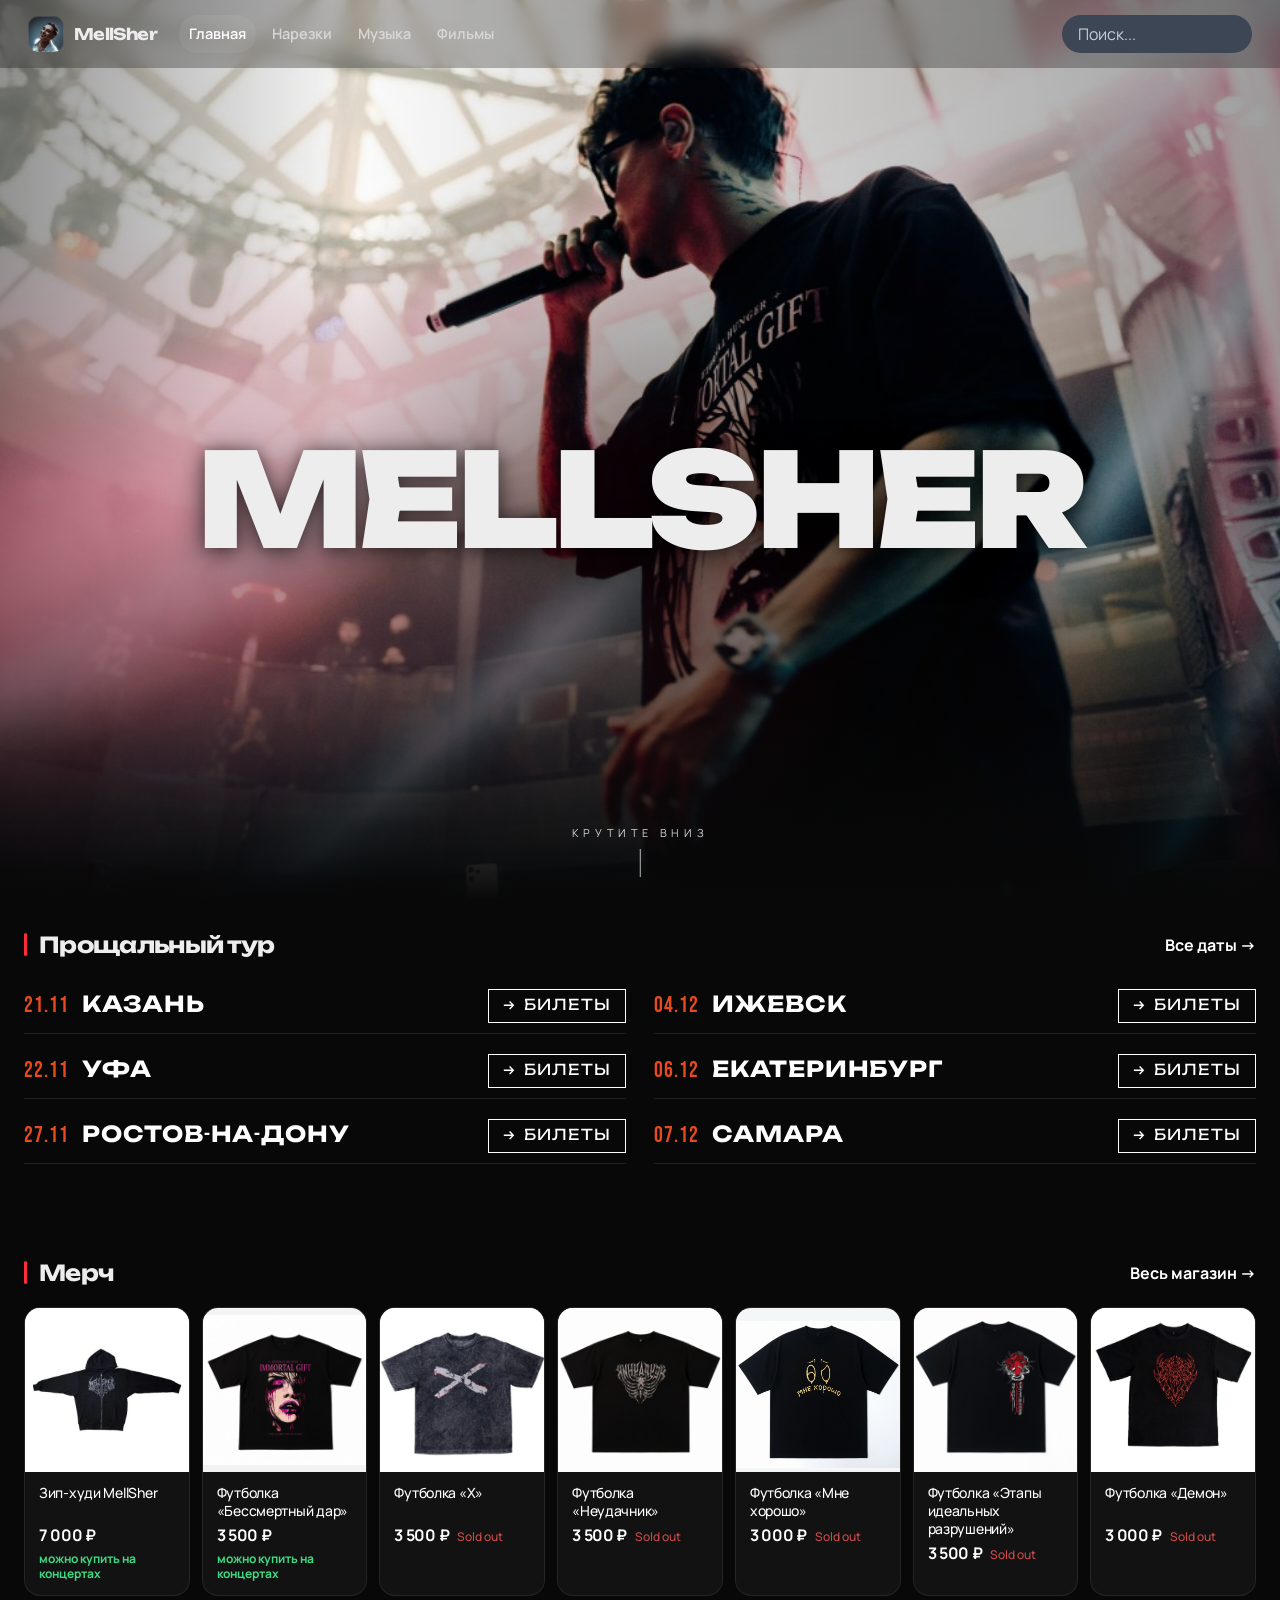
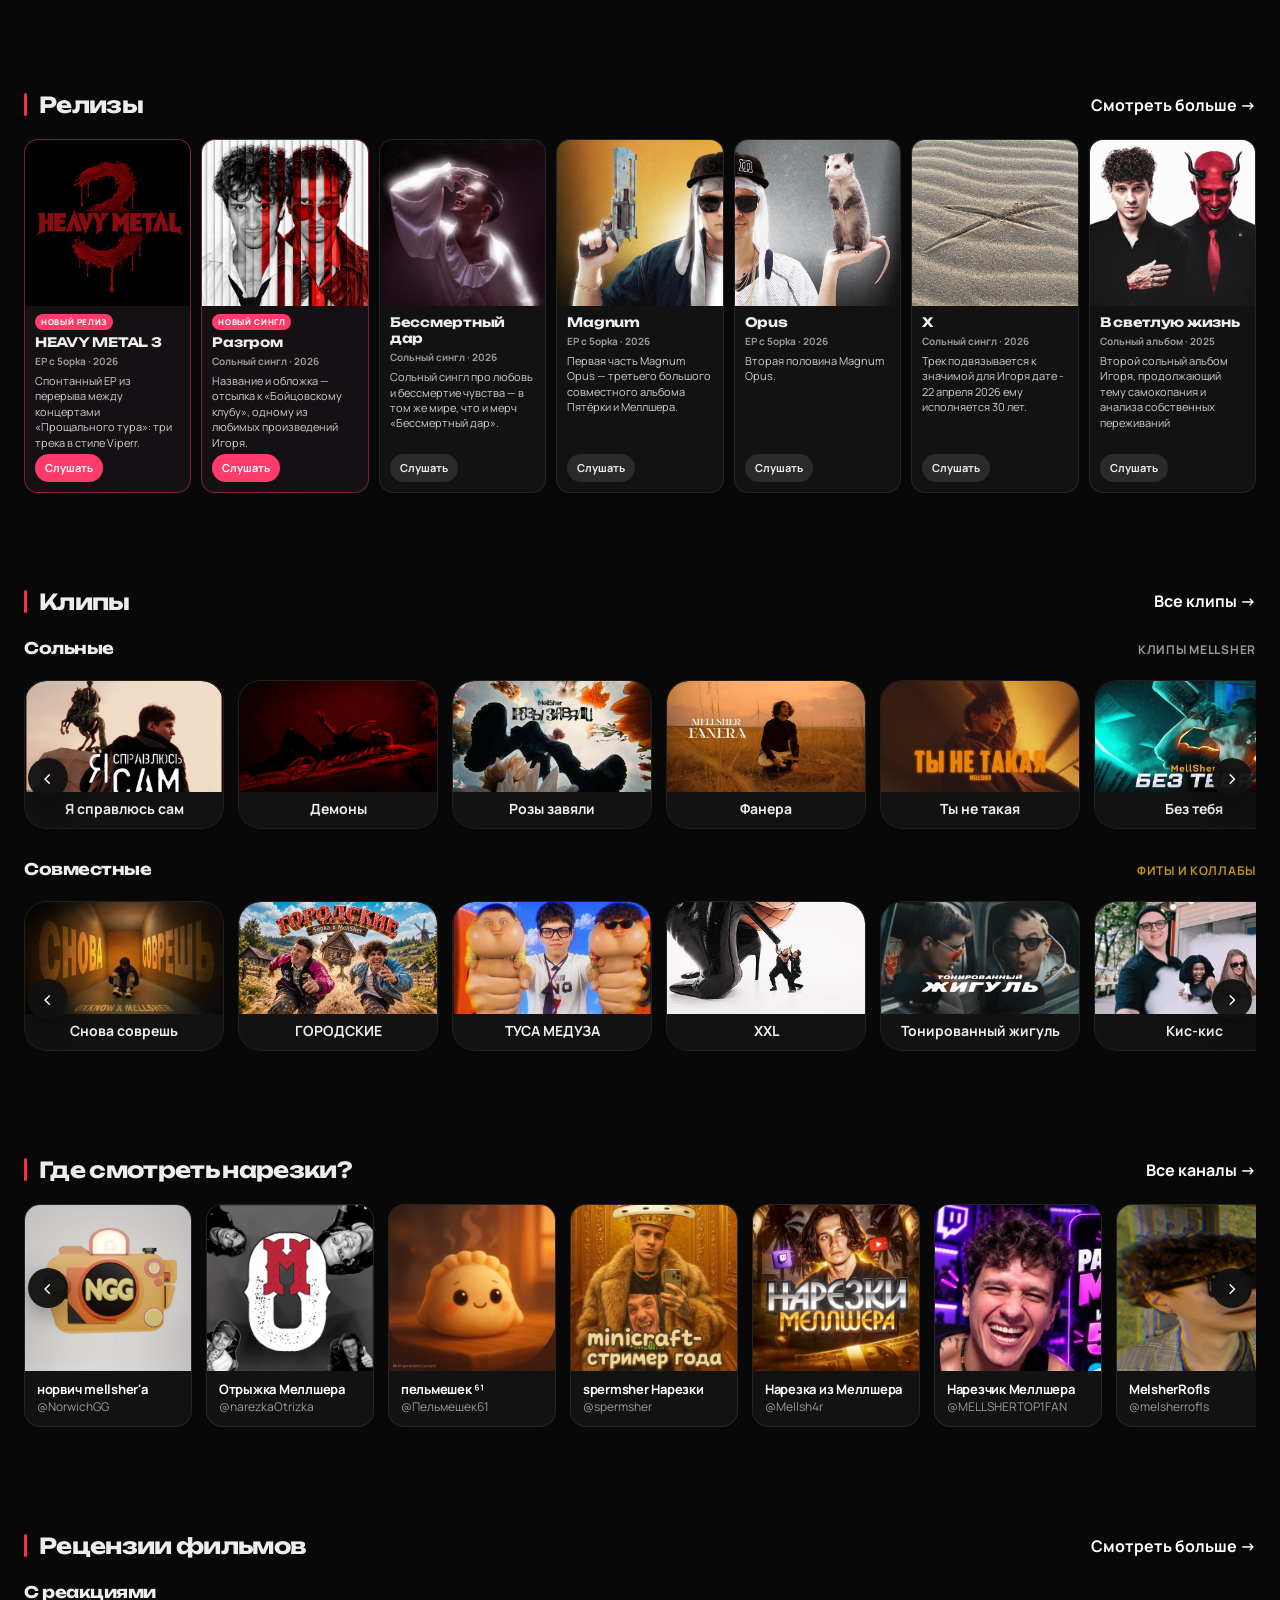
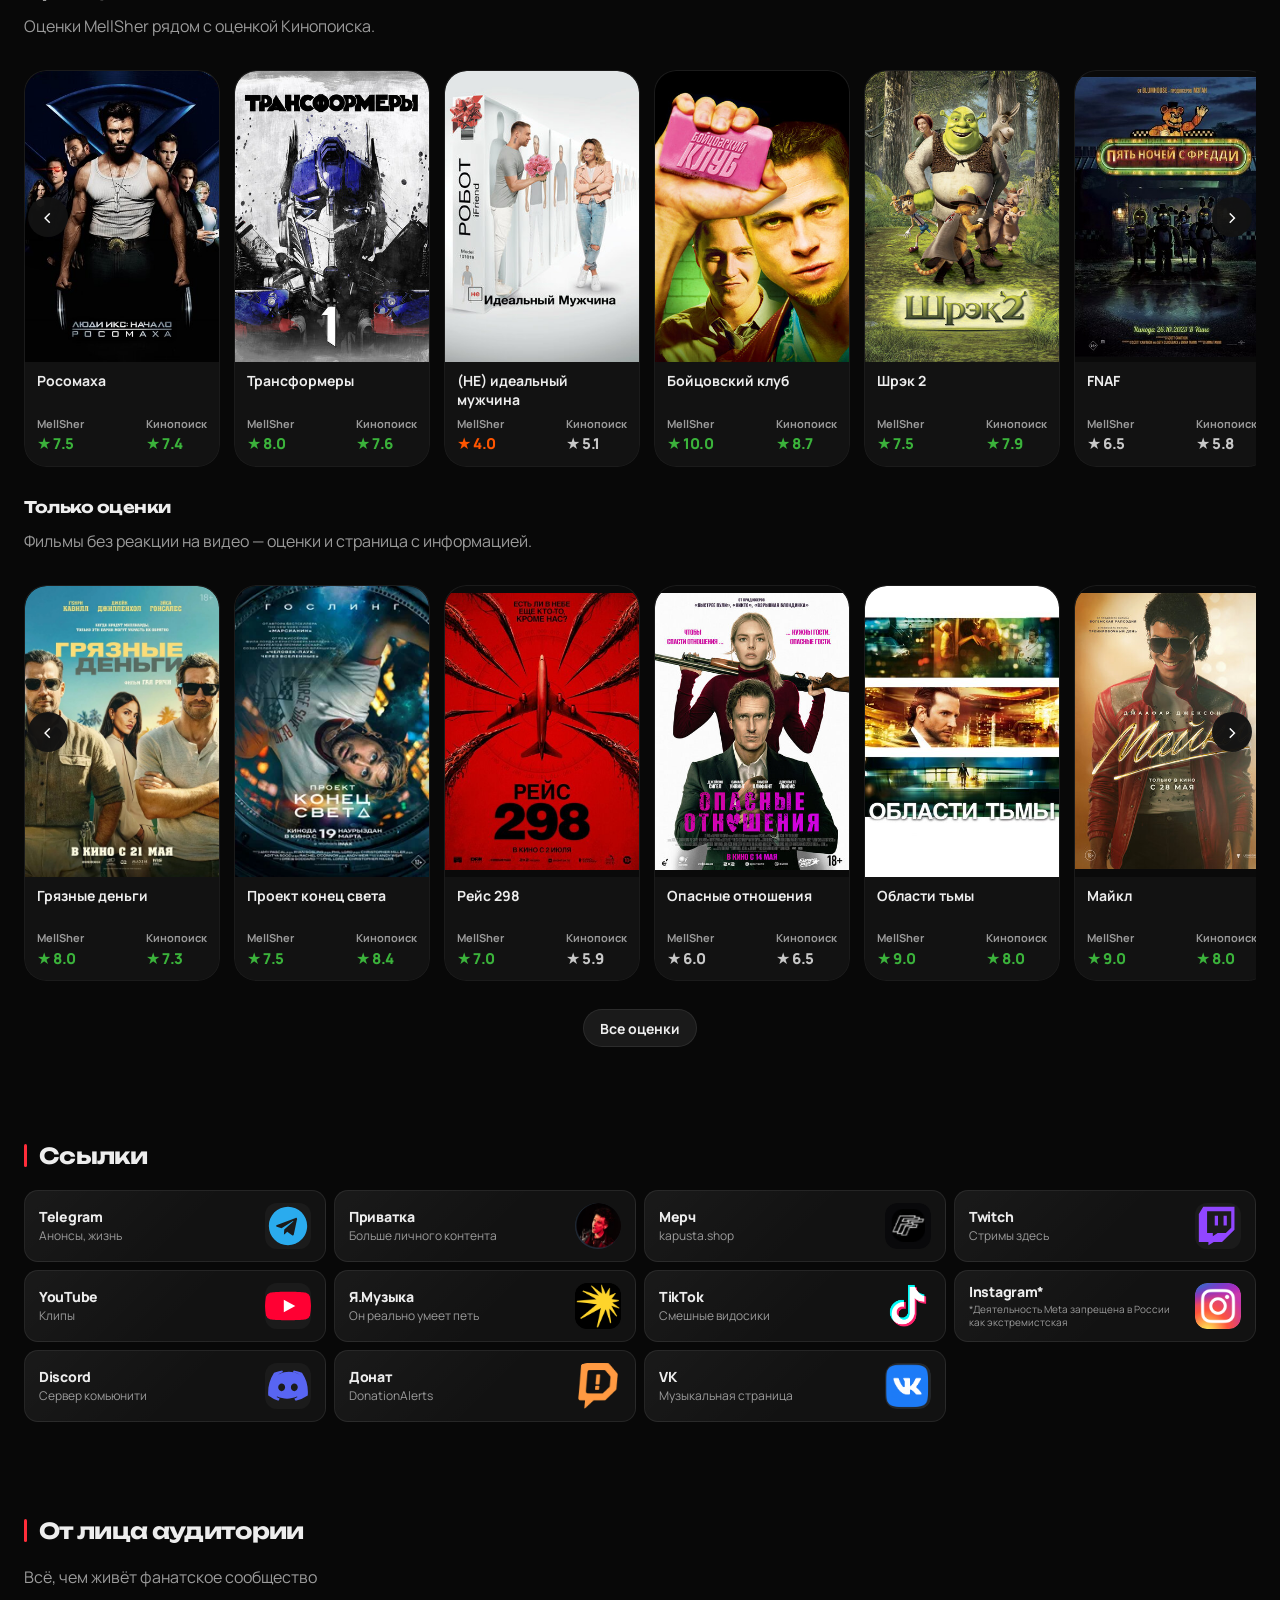
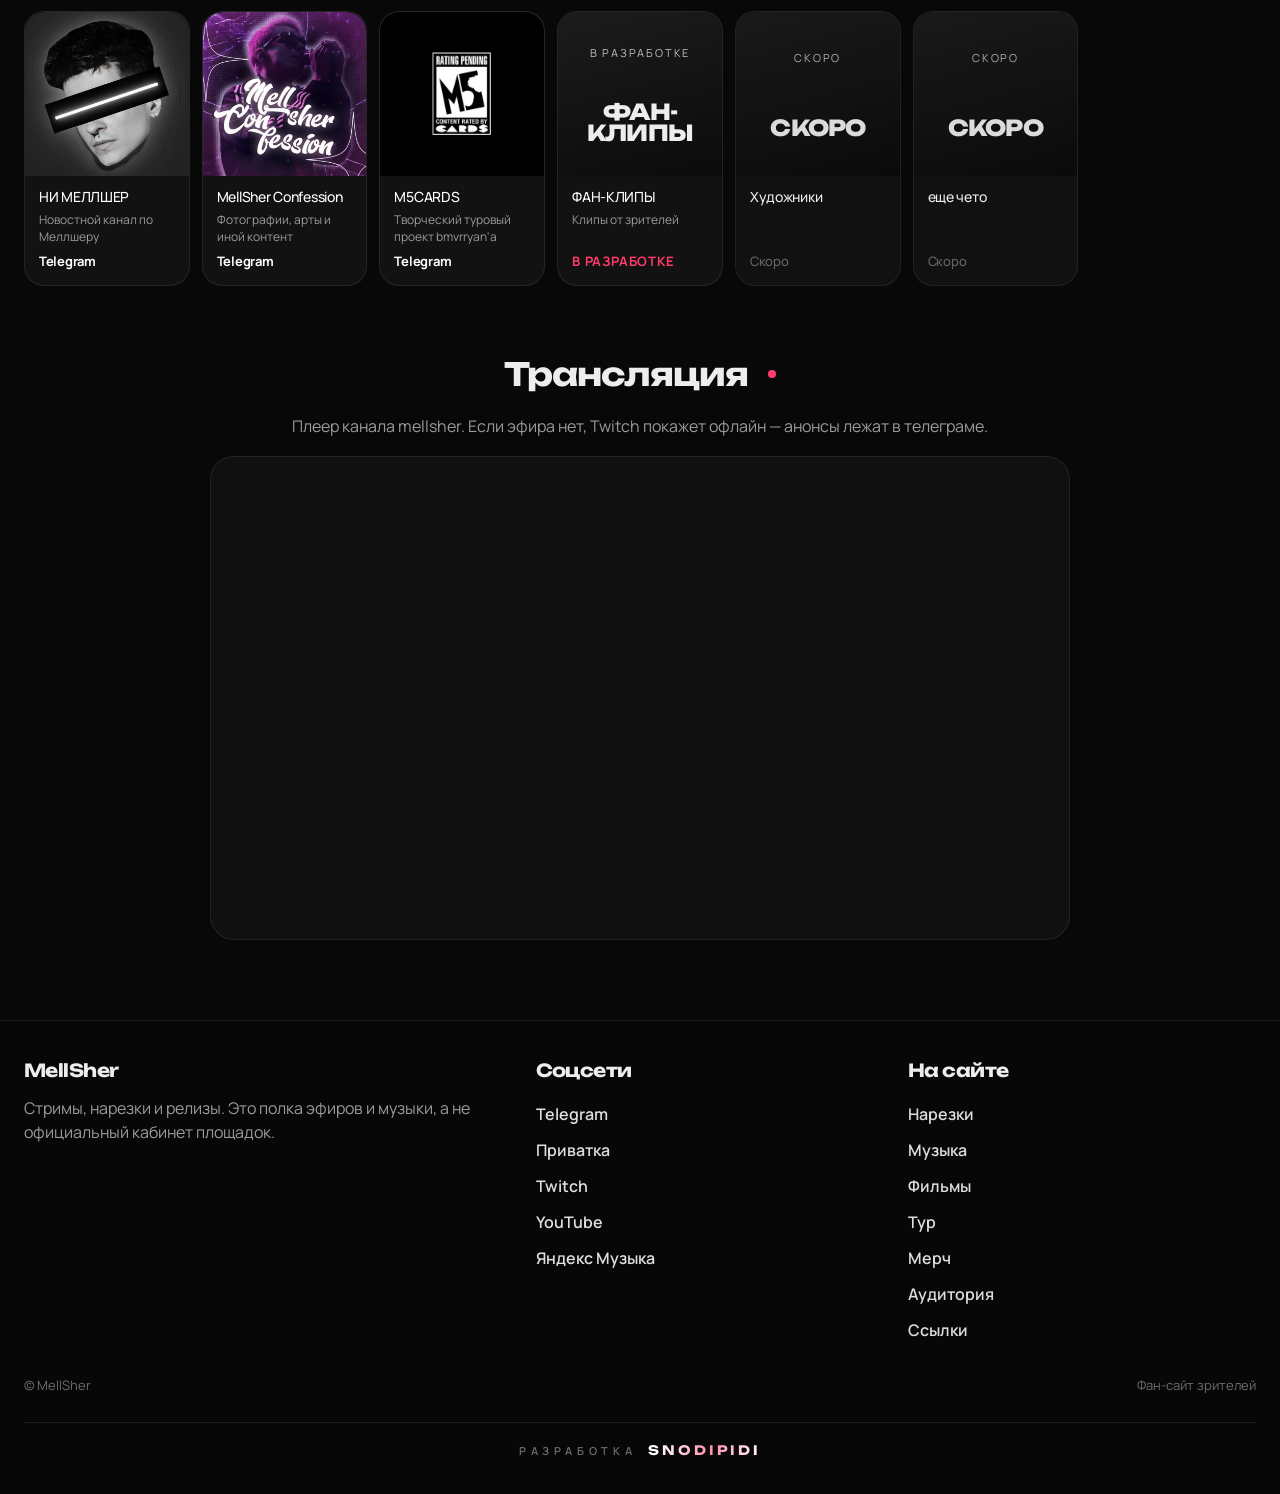
<file: index.html>
<!DOCTYPE html>
<html lang="ru">
<head>
  <meta charset="UTF-8" />
  <meta name="viewport" content="width=device-width, initial-scale=1" />
  <title>MellSher — стримы, шоу и релизы</title>
  <meta name="description" content="Фан-сайт MellSher: нарезки, реакции на ШГШ, релизы с 5opka и прощальный тур." />
  <meta name="theme-color" content="#080808" />
  <link rel="icon" href="favicon.svg" />
  <link rel="stylesheet" href="css/styles.css?v=109" />
</head>
<body data-page="home">
  <div id="chrome-header"></div>
  <main id="page"></main>
  <div id="chrome-footer"></div>
  <noscript><p class="noscript">Включите JavaScript, чтобы открыть сайт.</p></noscript>
  <script src="js/data.js?v=109"></script>
  <script src="js/reactions.js?v=109"></script>
  <script src="js/app.js?v=109"></script>
</body>
</html>
</file>
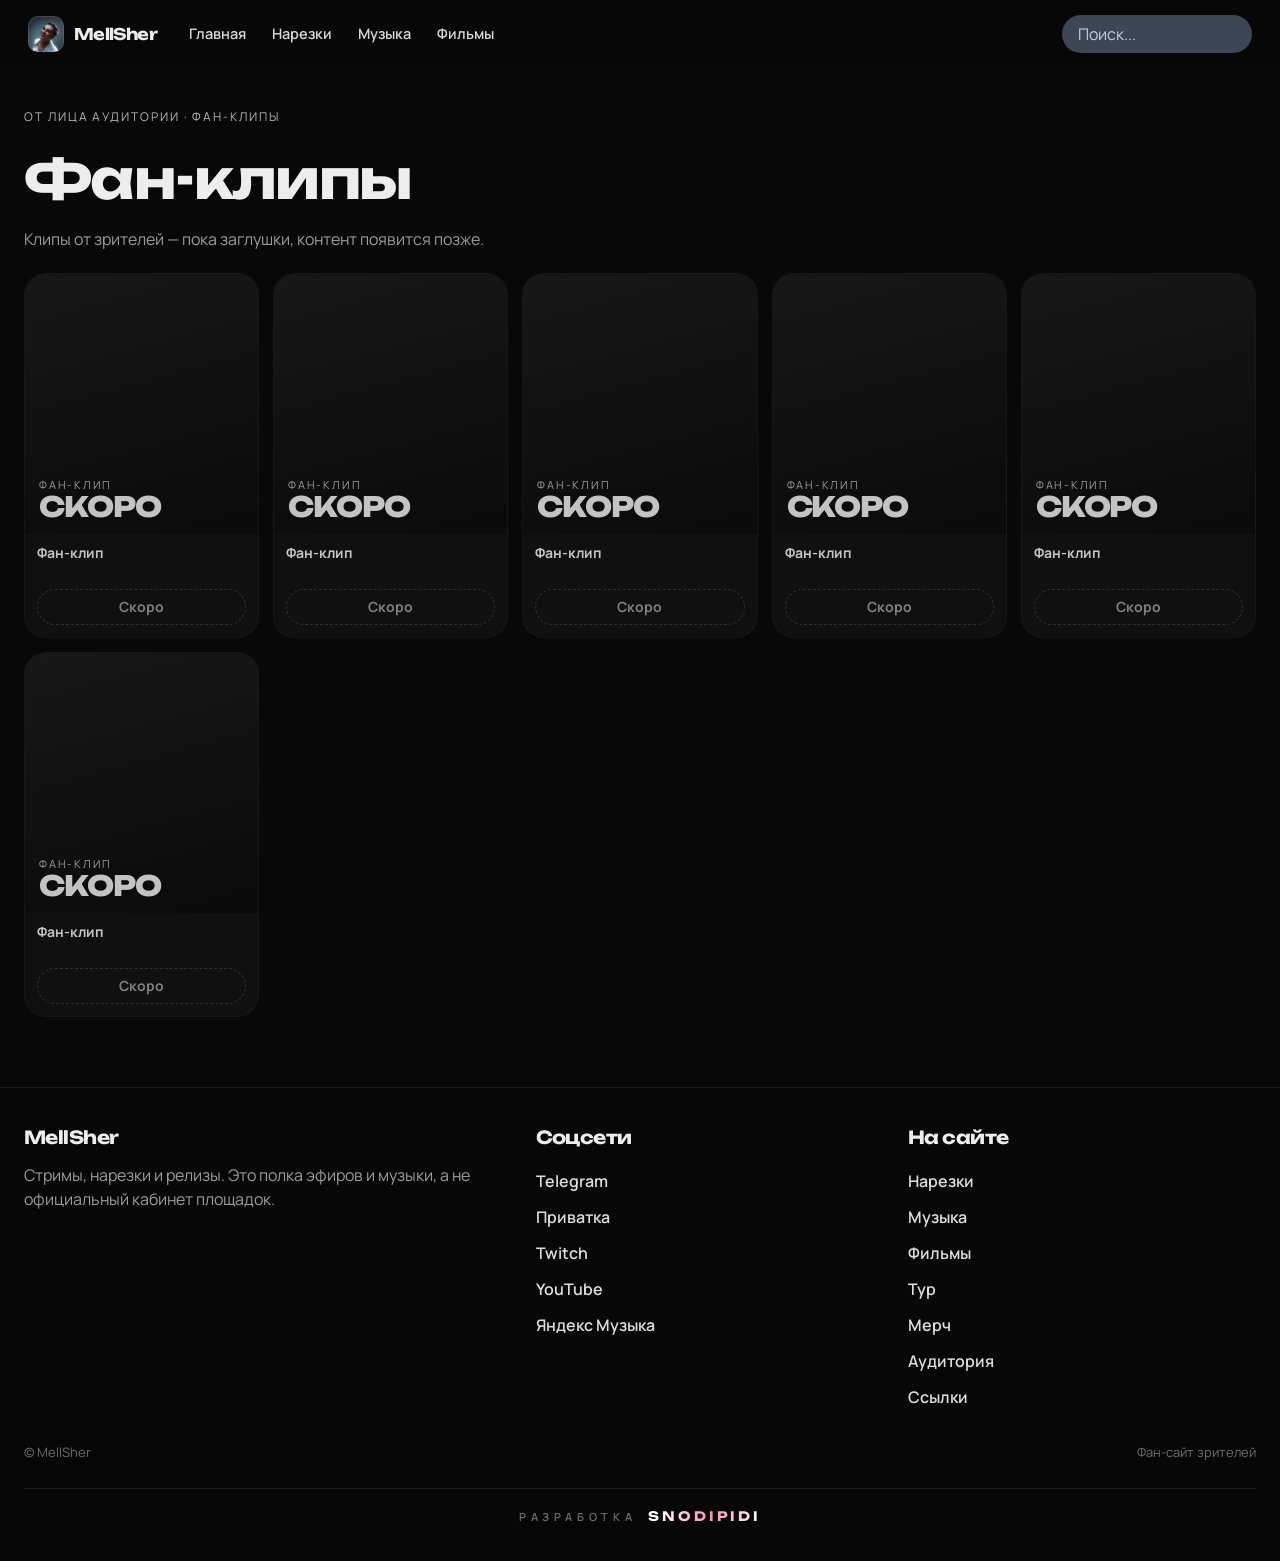
<file: fan-clips.html>
<!DOCTYPE html>
<html lang="ru">
<head>
  <meta charset="UTF-8" />
  <meta name="viewport" content="width=device-width, initial-scale=1" />
  <title>Фан-клипы — MellSher</title>
  <meta name="theme-color" content="#080808" />
  <link rel="icon" href="favicon.svg" />
  <link rel="stylesheet" href="css/styles.css?v=111" />
</head>
<body data-page="fan-clips">
  <div id="chrome-header"></div>
  <main id="page"></main>
  <div id="chrome-footer"></div>
  <script src="js/data.js?v=111"></script>
  <script src="js/reactions.js?v=111"></script>
  <script src="js/app.js?v=111"></script>
</body>
</html>
</file>
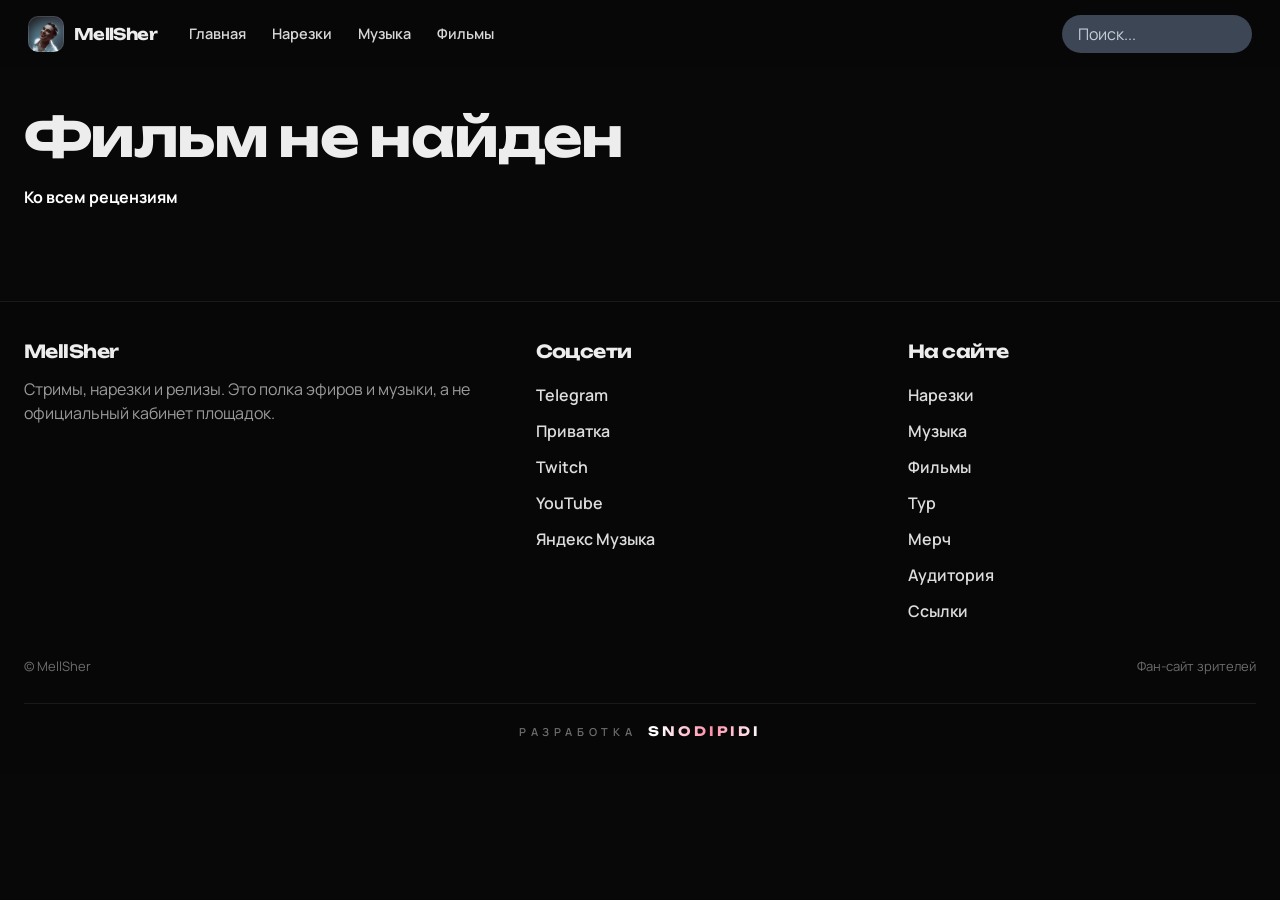
<file: film.html>
<!DOCTYPE html>
<html lang="ru">
<head>
  <meta charset="UTF-8" />
  <meta name="viewport" content="width=device-width, initial-scale=1" />
  <title>Фильм — MellSher</title>
  <meta name="theme-color" content="#080808" />
  <link rel="icon" href="favicon.svg" />
  <link rel="stylesheet" href="css/styles.css?v=111" />
</head>
<body data-page="film">
  <div id="chrome-header"></div>
  <main id="page"></main>
  <div id="chrome-footer"></div>
  <script src="js/data.js?v=111"></script>
  <script src="js/reactions.js?v=111"></script>
  <script src="js/app.js?v=111"></script>
</body>
</html>
</file>
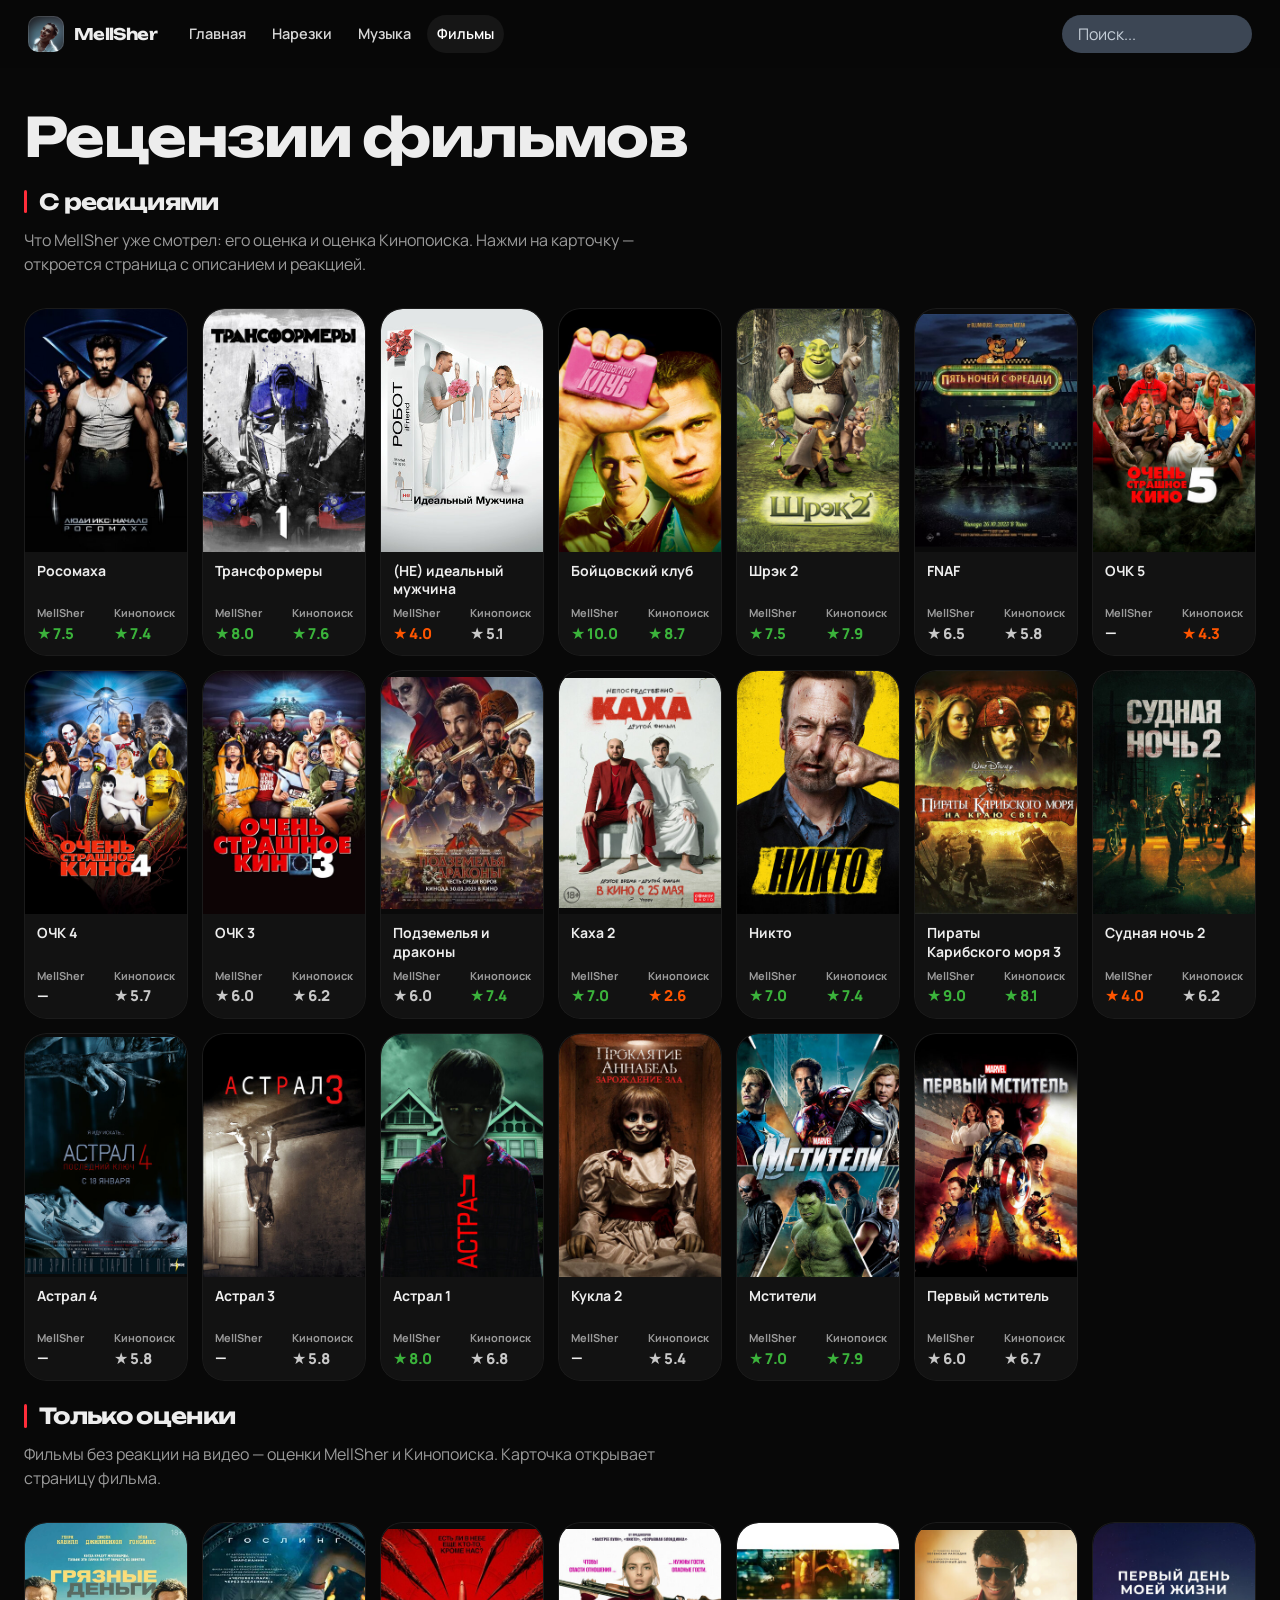
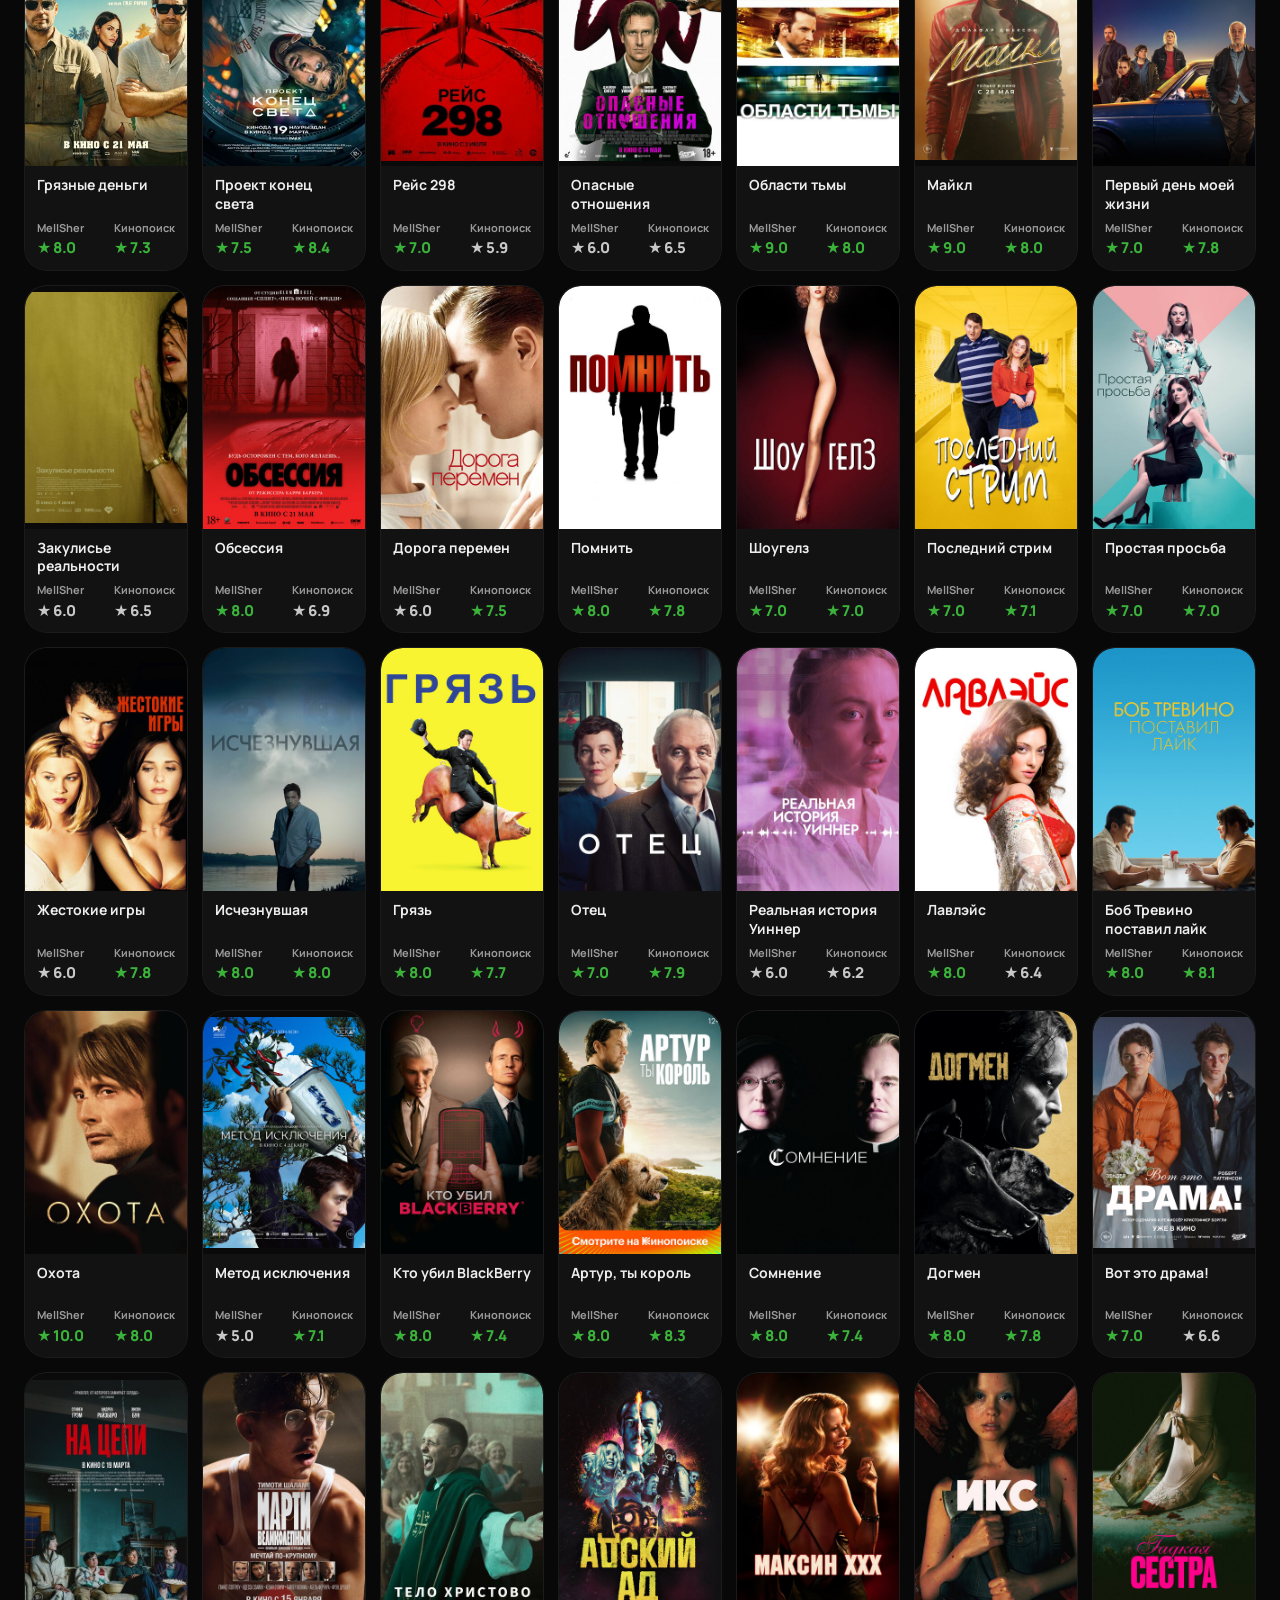
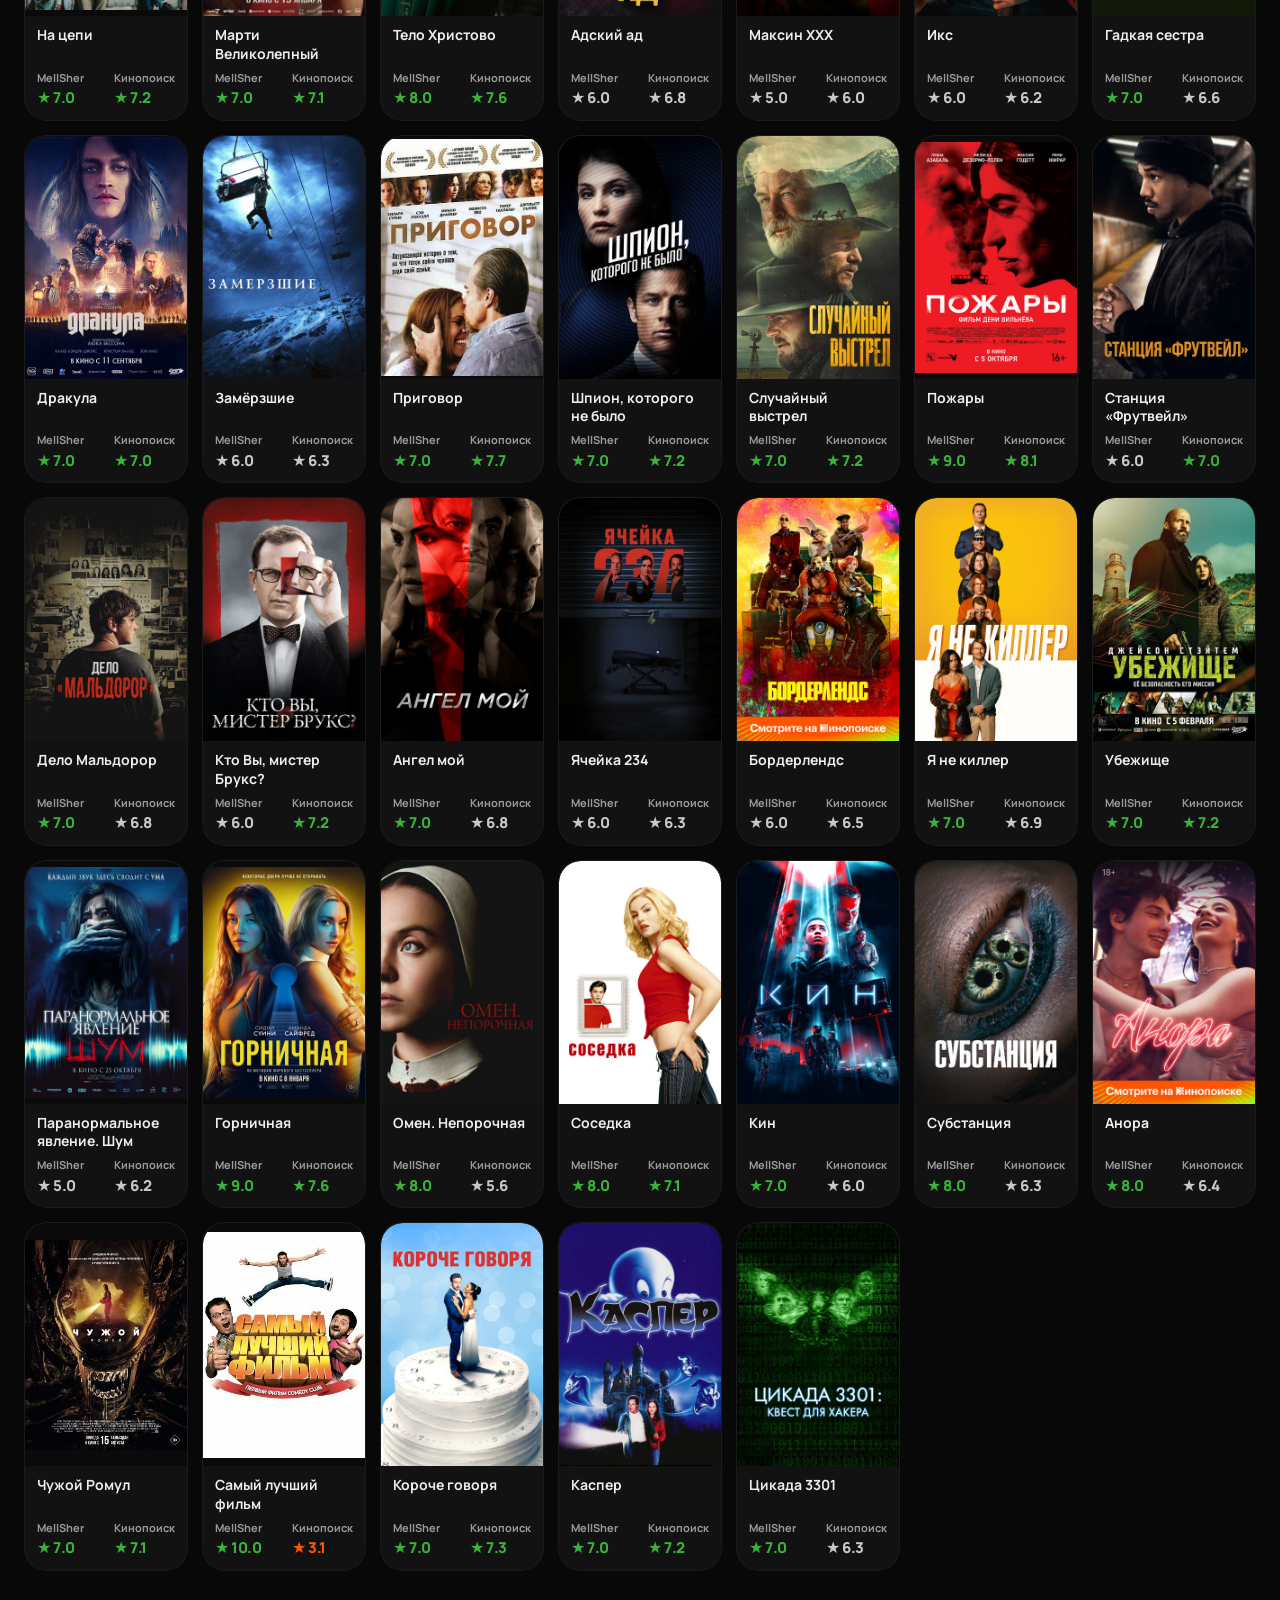
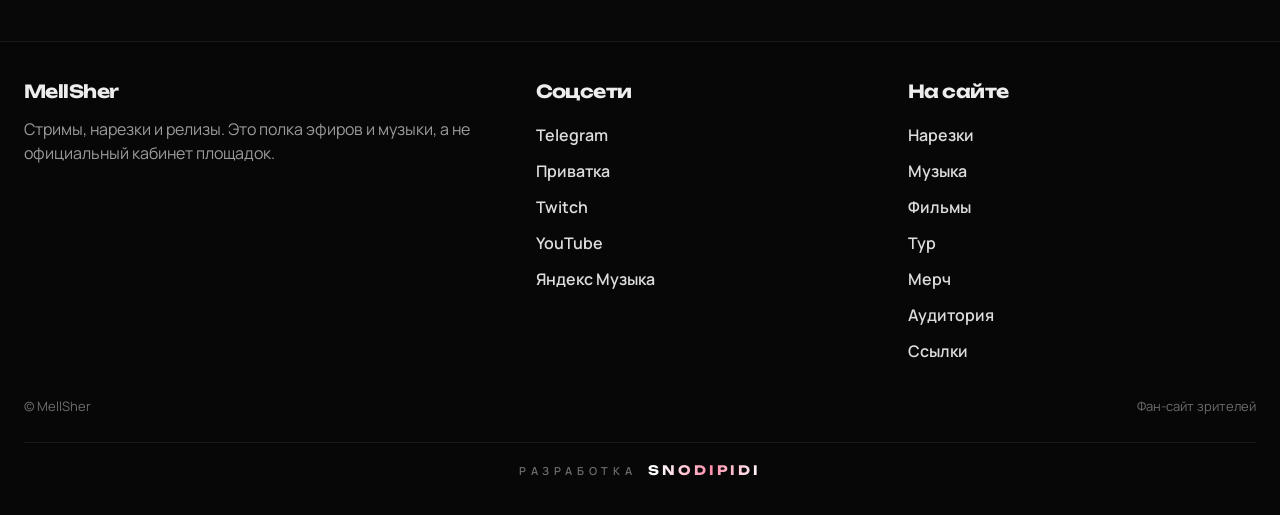
<file: films.html>
<!DOCTYPE html>
<html lang="ru">
<head>
  <meta charset="UTF-8" />
  <meta name="viewport" content="width=device-width, initial-scale=1" />
  <title>Рецензии фильмов — MellSher</title>
  <meta name="theme-color" content="#080808" />
  <link rel="icon" href="favicon.svg" />
  <link rel="stylesheet" href="css/styles.css?v=111" />
</head>
<body data-page="films">
  <div id="chrome-header"></div>
  <main id="page"></main>
  <div id="chrome-footer"></div>
  <script src="js/data.js?v=111"></script>
  <script src="js/reactions.js?v=111"></script>
  <script src="js/app.js?v=111"></script>
</body>
</html>
</file>
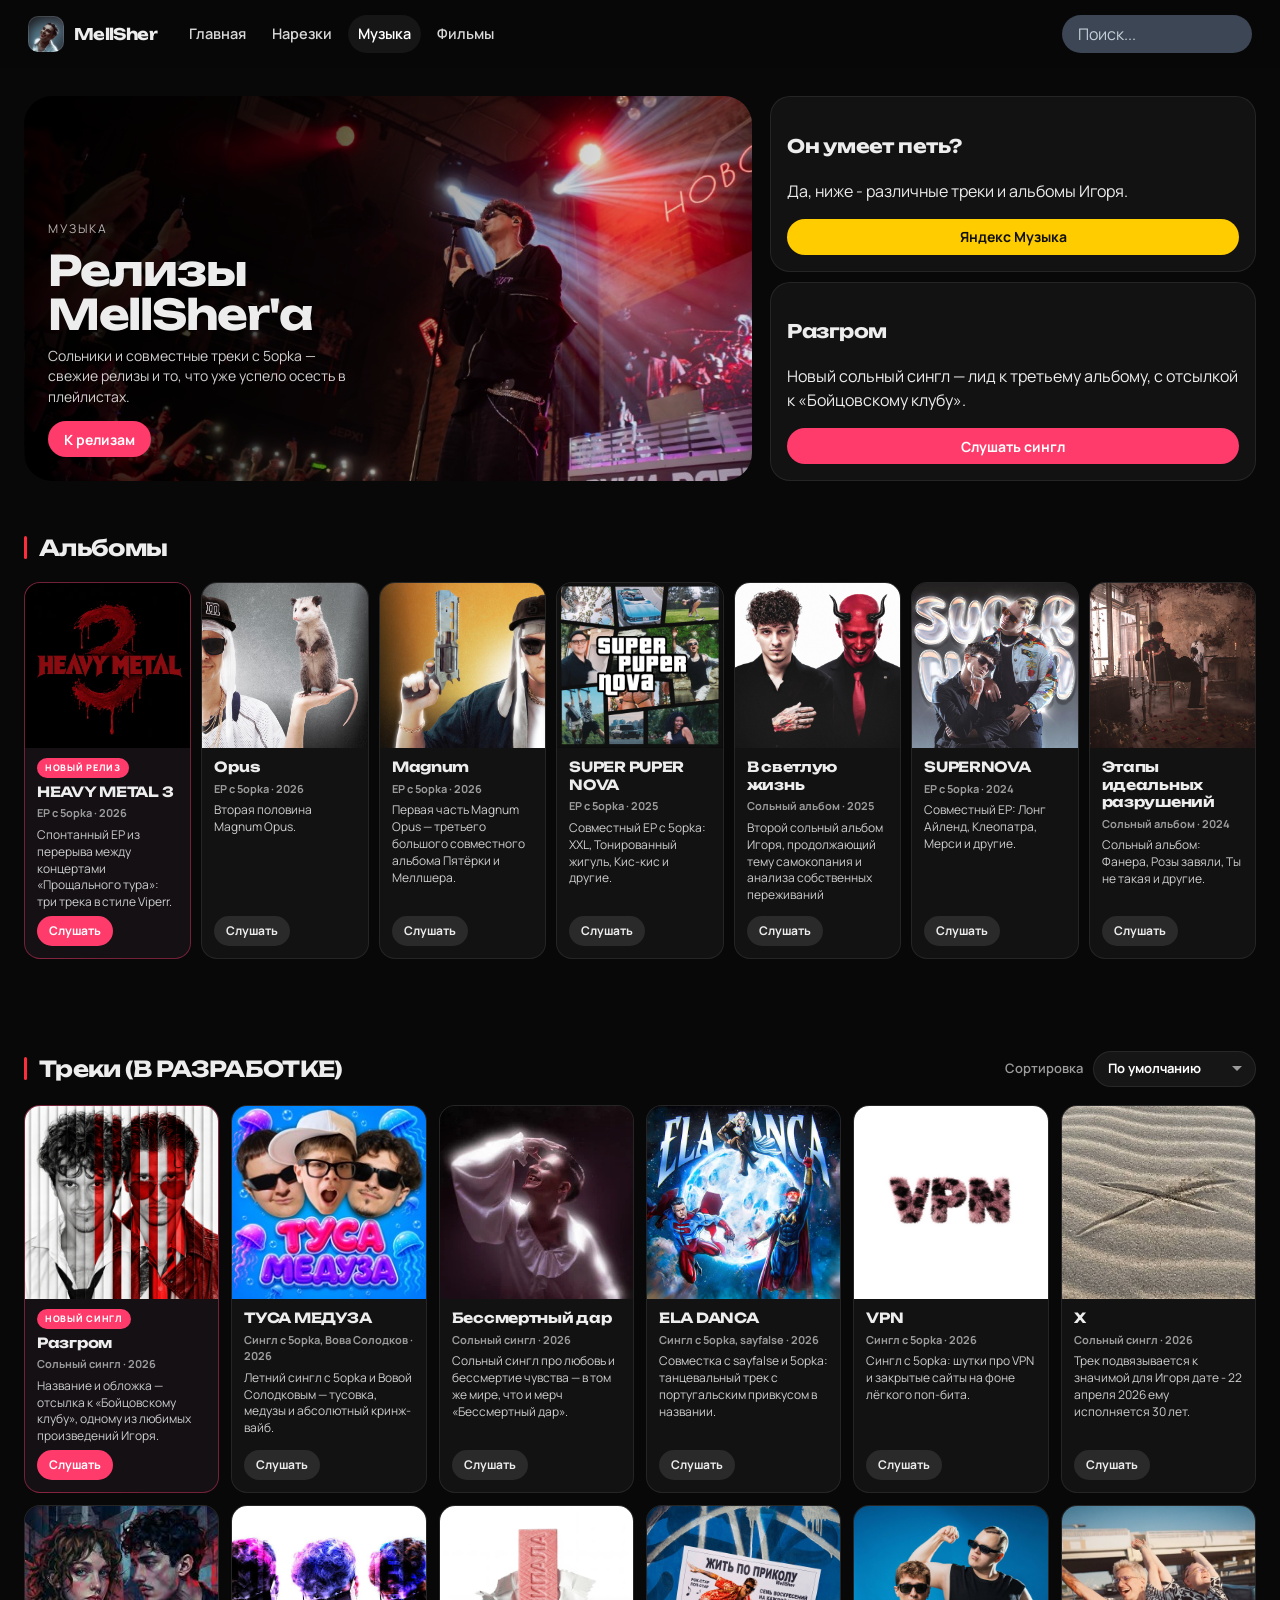
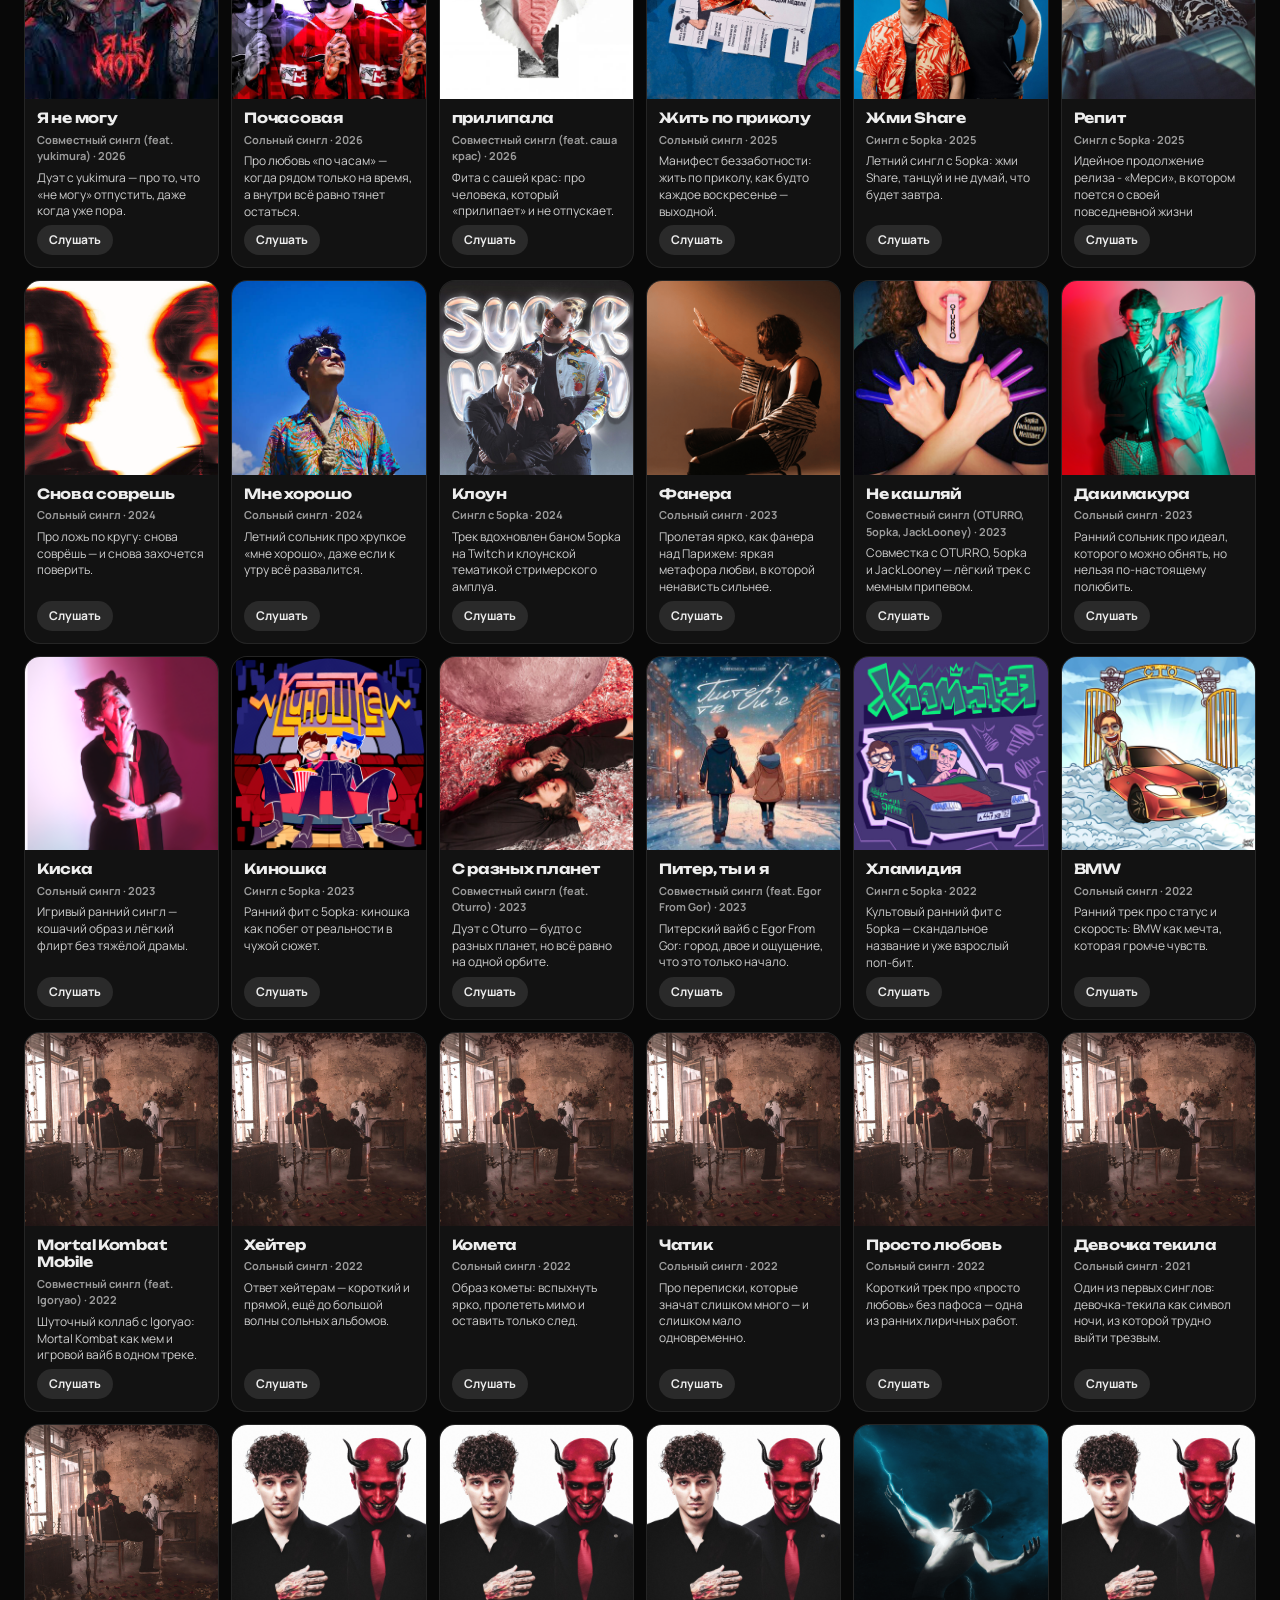
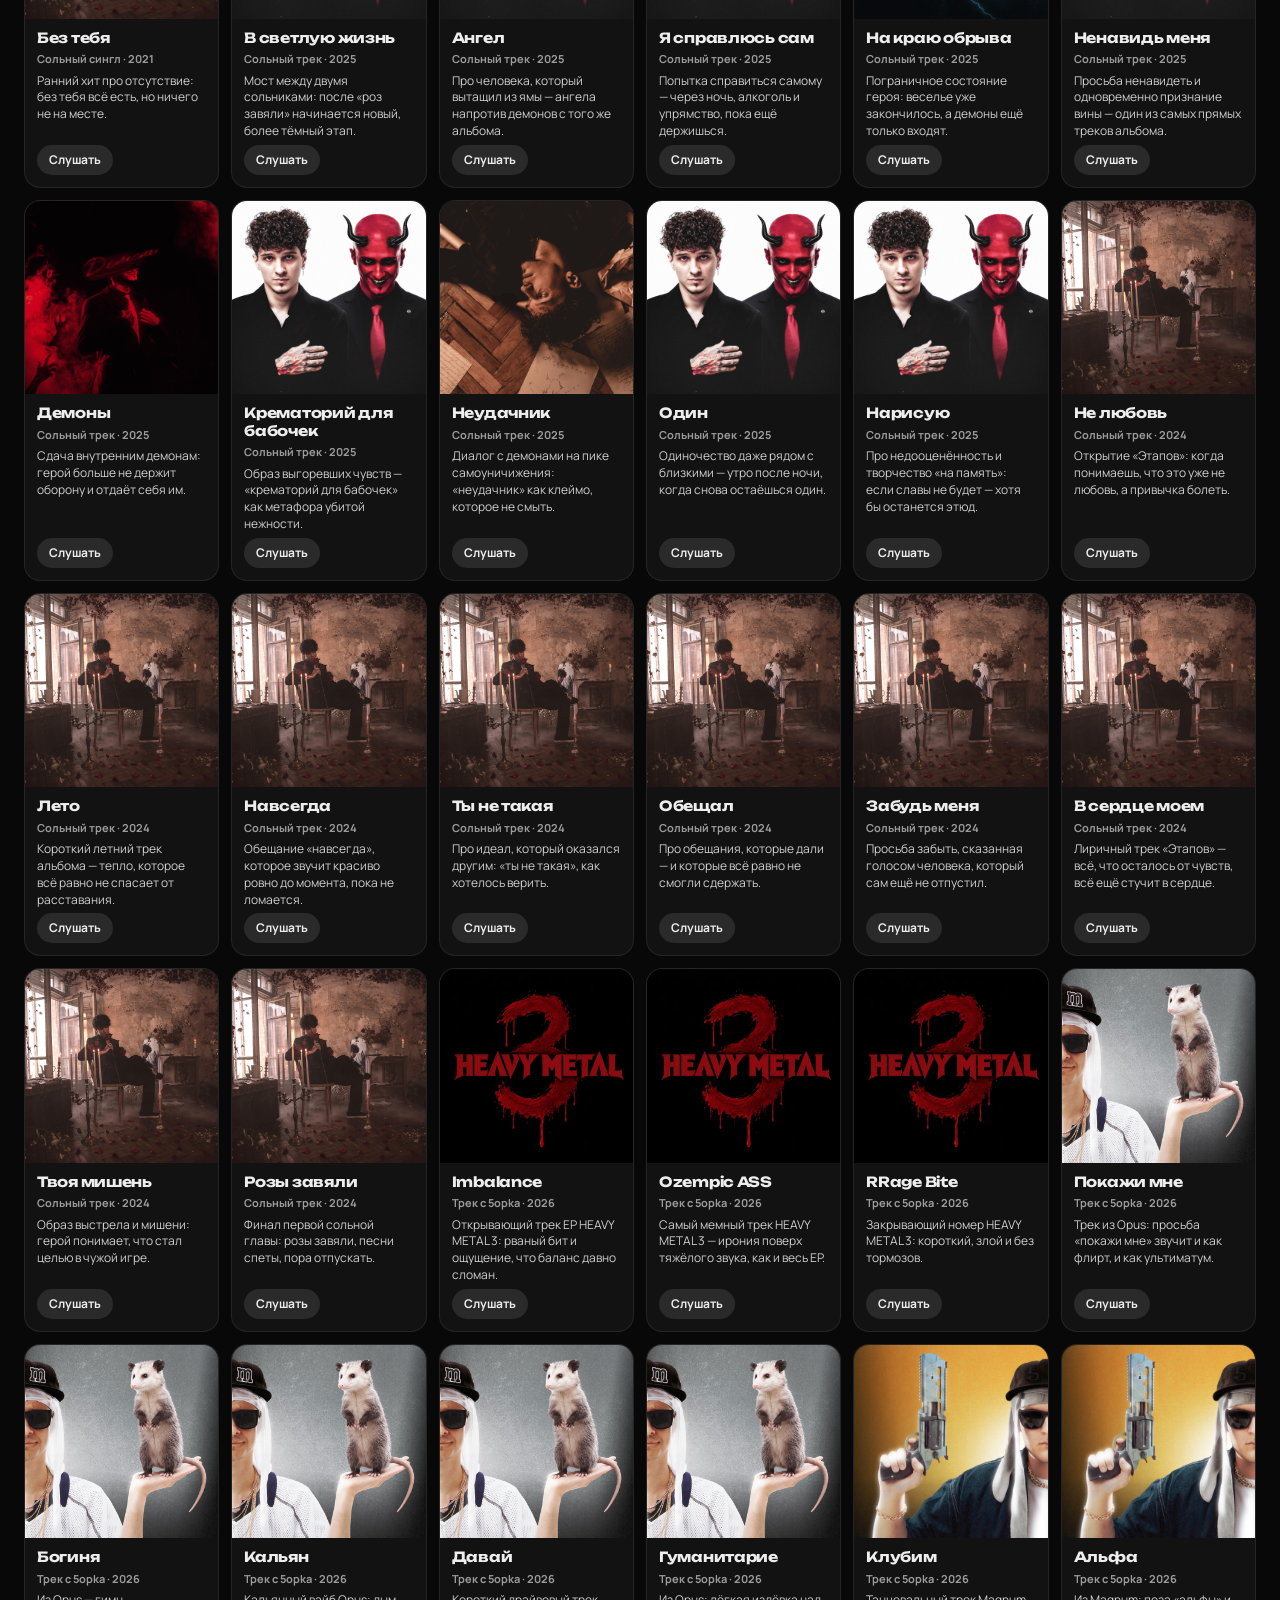
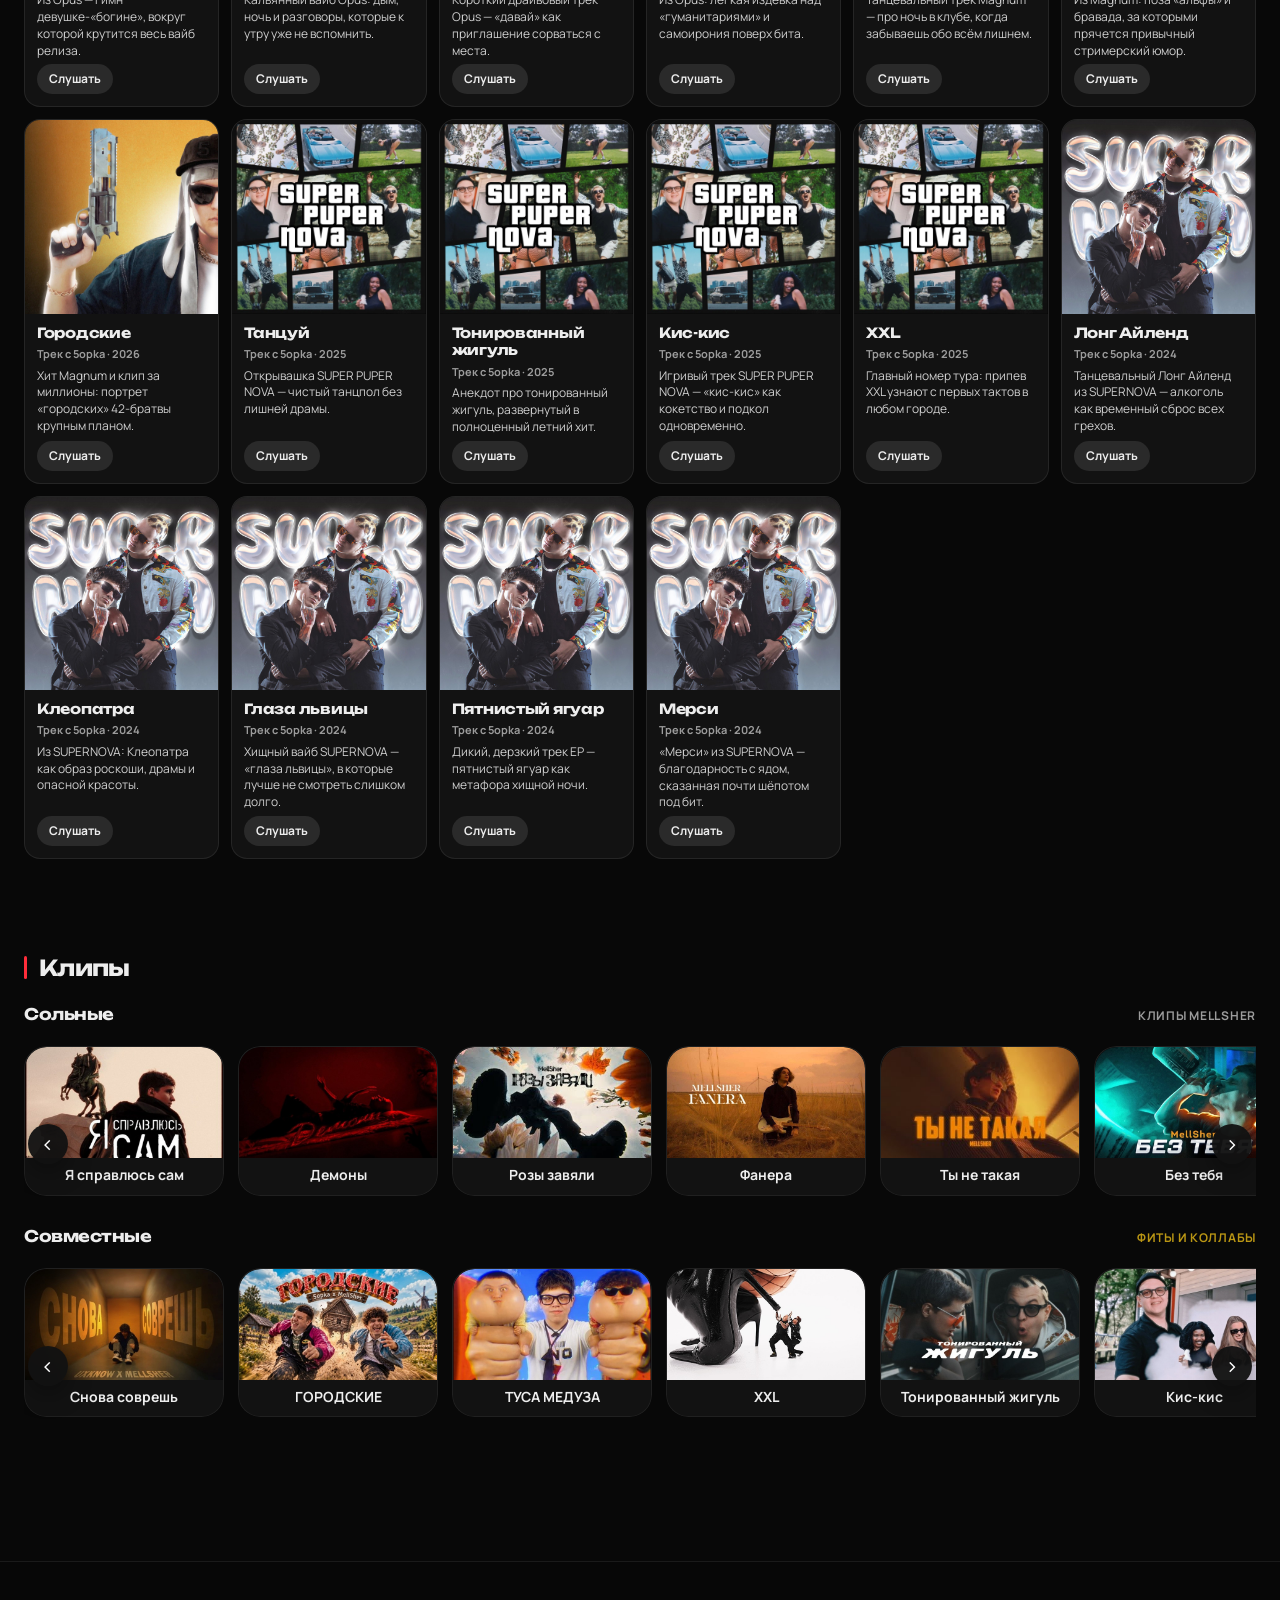
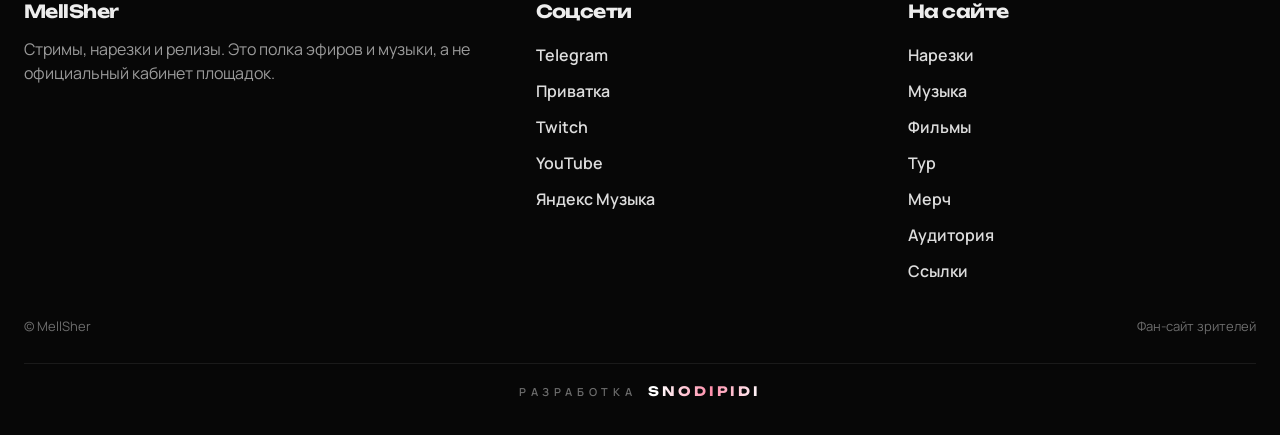
<file: music.html>
<!DOCTYPE html>
<html lang="ru">
<head>
  <meta charset="UTF-8" />
  <meta name="viewport" content="width=device-width, initial-scale=1" />
  <title>Музыка — MellSher</title>
  <meta name="theme-color" content="#080808" />
  <link rel="icon" href="favicon.svg" />
  <link rel="stylesheet" href="css/styles.css?v=111" />
</head>
<body data-page="music">
  <div id="chrome-header"></div>
  <main id="page"></main>
  <div id="chrome-footer"></div>
  <script src="js/data.js?v=111"></script>
  <script src="js/reactions.js?v=111"></script>
  <script src="js/app.js?v=111"></script>
</body>
</html>
</file>
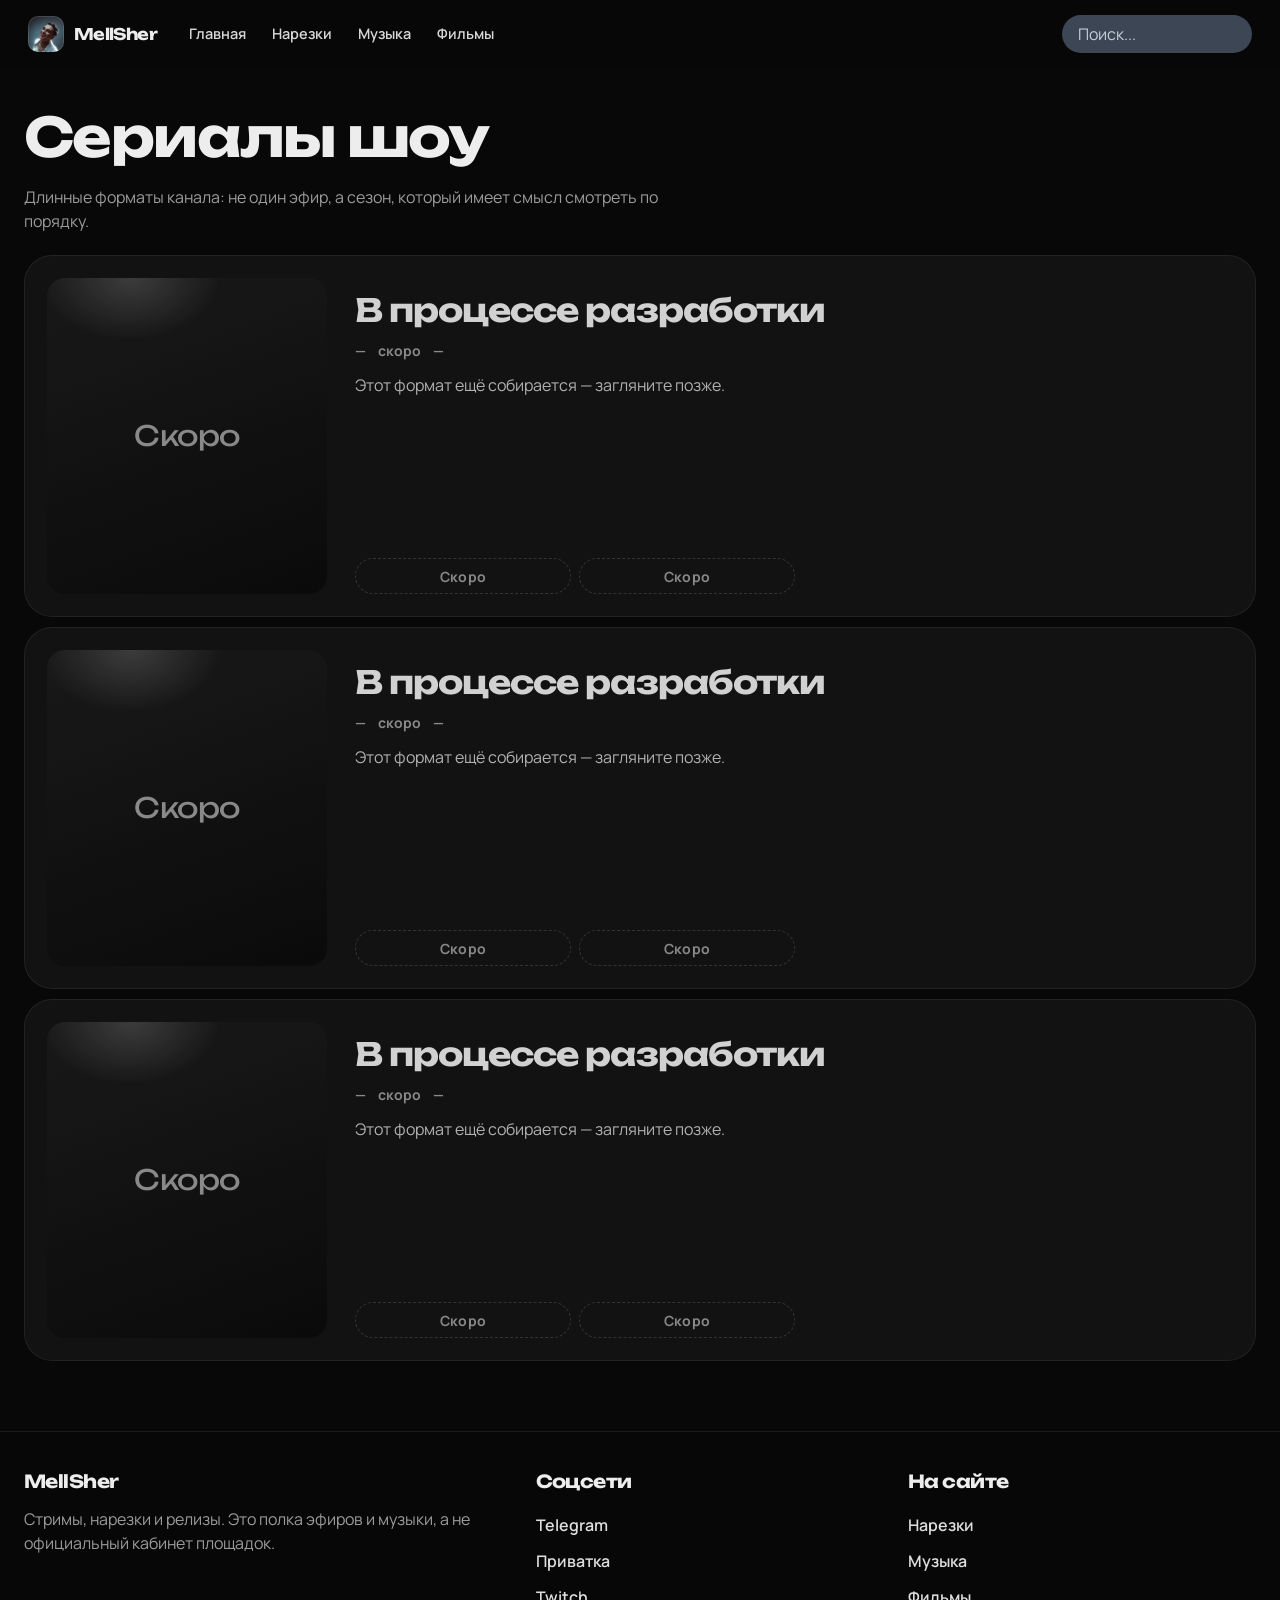
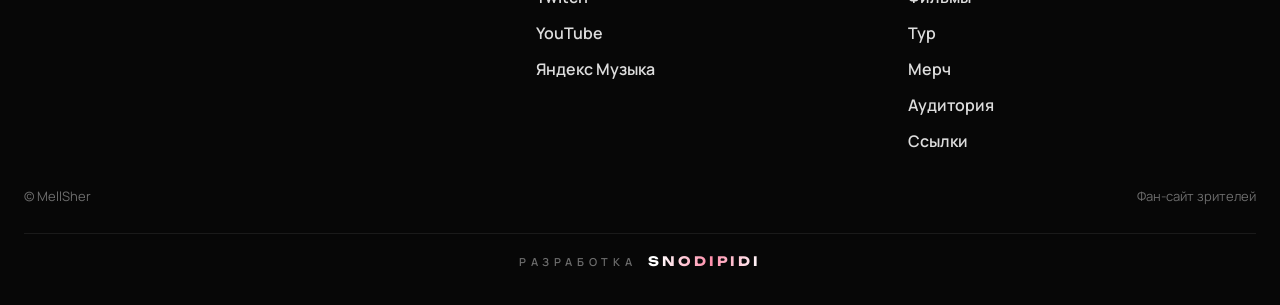
<file: series.html>
<!DOCTYPE html>
<html lang="ru">
<head>
  <meta charset="UTF-8" />
  <meta name="viewport" content="width=device-width, initial-scale=1" />
  <title>Сериалы шоу — MellSher</title>
  <meta name="theme-color" content="#080808" />
  <link rel="icon" href="favicon.svg" />
  <link rel="stylesheet" href="css/styles.css?v=108" />
</head>
<body data-page="series">
  <div id="chrome-header"></div>
  <main id="page"></main>
  <div id="chrome-footer"></div>
  <script src="js/data.js?v=108"></script>
  <script src="js/reactions.js?v=108"></script>
  <script src="js/app.js?v=108"></script>
</body>
</html>
</file>
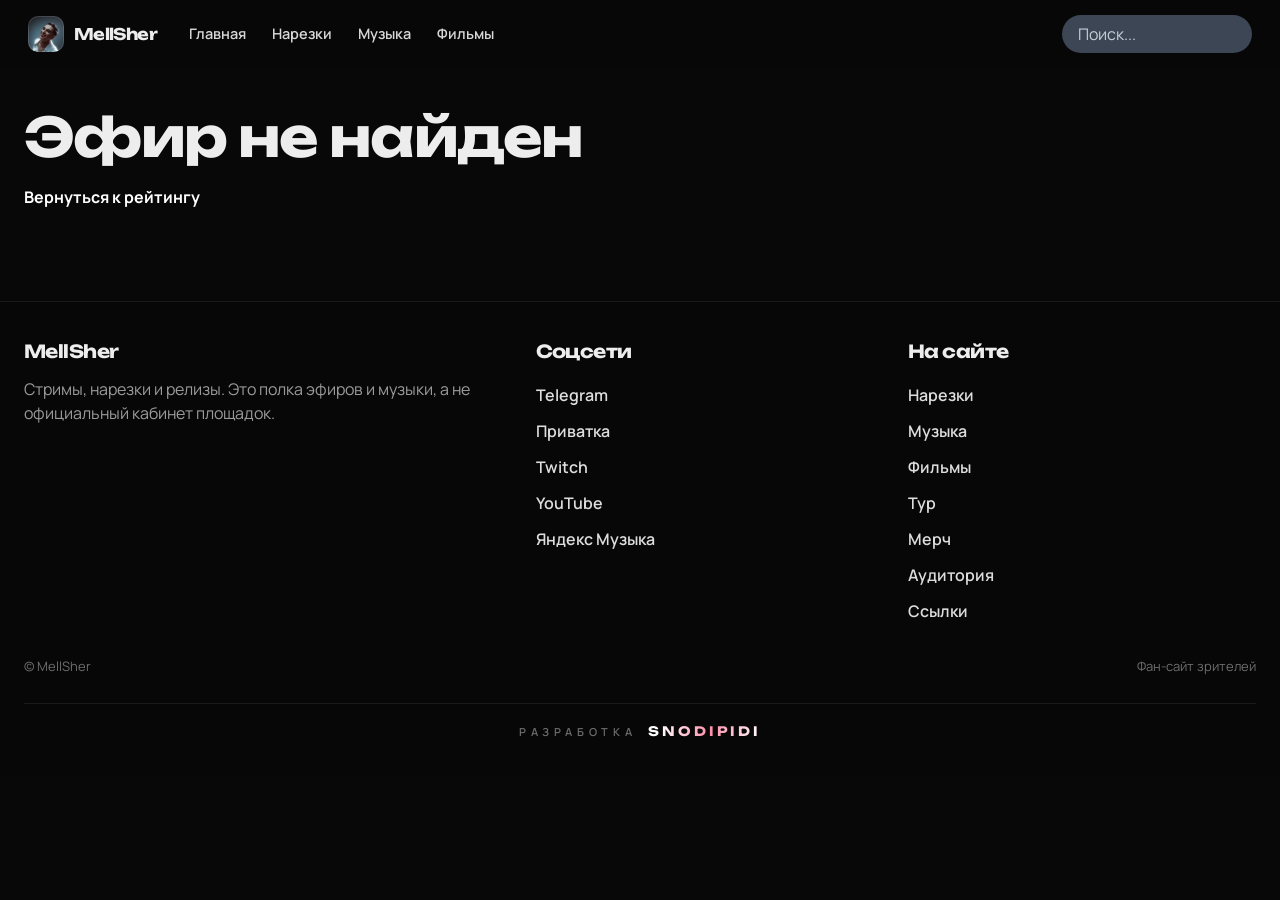
<file: stream.html>
<!DOCTYPE html>
<html lang="ru">
<head>
  <meta charset="UTF-8" />
  <meta name="viewport" content="width=device-width, initial-scale=1" />
  <title>Эфир — MellSher</title>
  <meta name="theme-color" content="#080808" />
  <link rel="icon" href="favicon.svg" />
  <link rel="stylesheet" href="css/styles.css?v=111" />
</head>
<body data-page="stream">
  <div id="chrome-header"></div>
  <main id="page"></main>
  <div id="chrome-footer"></div>
  <script src="js/data.js?v=111"></script>
  <script src="js/reactions.js?v=111"></script>
  <script src="js/app.js?v=111"></script>
</body>
</html>
</file>
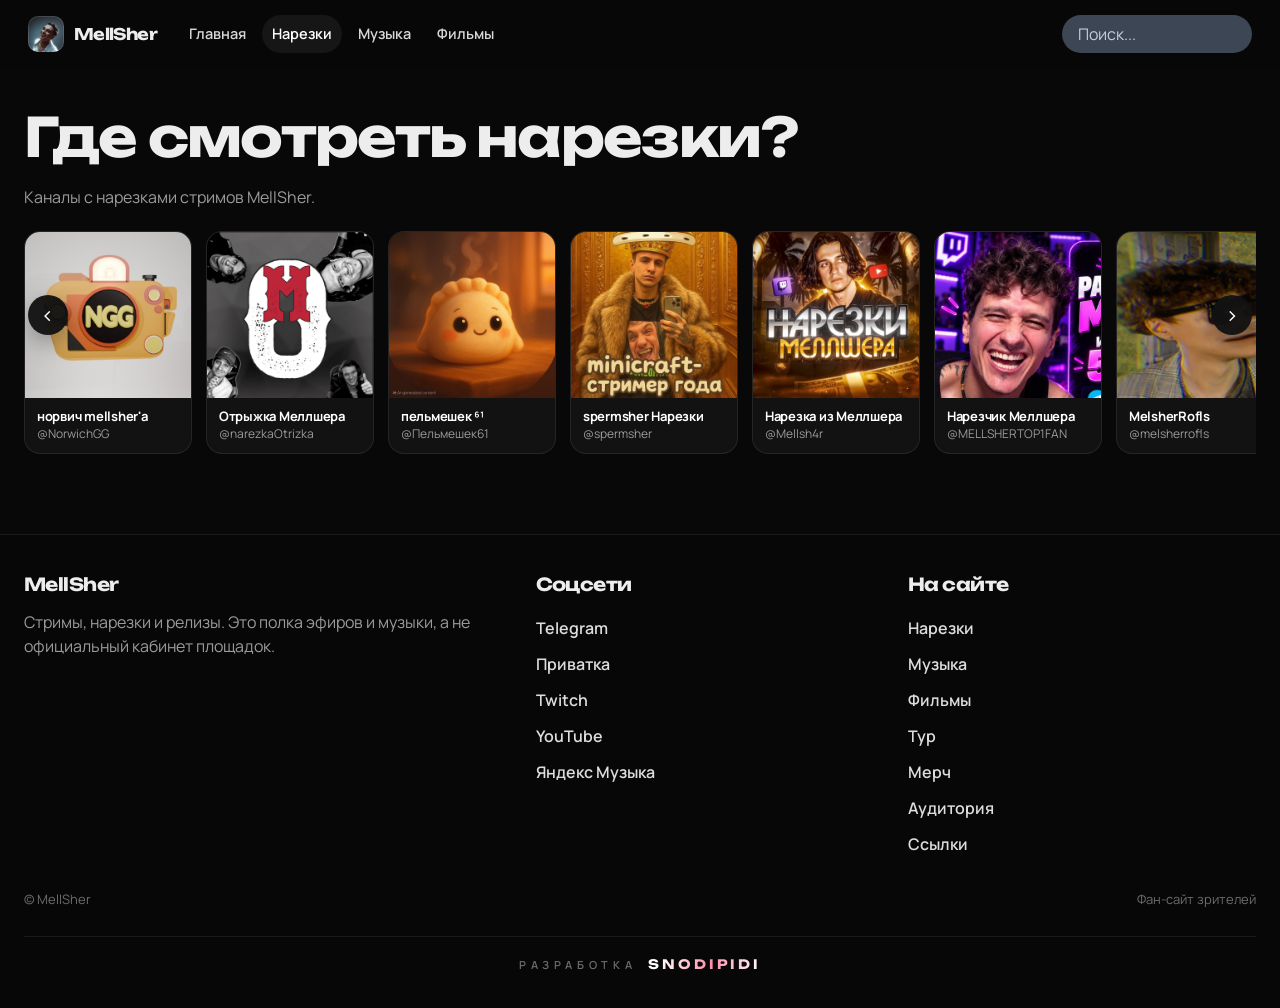
<file: streams.html>
<!DOCTYPE html>
<html lang="ru">
<head>
  <meta charset="UTF-8" />
  <meta name="viewport" content="width=device-width, initial-scale=1" />
  <title>Где смотреть нарезки? — MellSher</title>
  <meta name="theme-color" content="#080808" />
  <link rel="icon" href="favicon.svg" />
  <link rel="stylesheet" href="css/styles.css?v=111" />
</head>
<body data-page="streams">
  <div id="chrome-header"></div>
  <main id="page"></main>
  <div id="chrome-footer"></div>
  <script src="js/data.js?v=111"></script>
  <script src="js/reactions.js?v=111"></script>
  <script src="js/app.js?v=111"></script>
</body>
</html>
</file>
<file: css/styles.css>
@import url("https://fonts.googleapis.com/css2?family=Bebas+Neue&family=Manrope:wght@400;500;600;700;800&family=Unbounded:wght@500;700;800;900&display=swap");

:root {
  --bg: #080808;
  --bg-2: #101010;
  --card: #141414;
  --card-2: #1b1b1b;
  --text: #ededed;
  --muted: #9b9b9b;
  --faint: #6d6d6d;
  --line: rgba(255, 255, 255, 0.08);
  --red: #ff2d3a;
  --pink: #ff3b6b;
  --star: #f5c518;
  --header: 68px;
  --shadow: 0 20px 60px rgba(0, 0, 0, 0.35);
  --radius: 22px;
  font-synthesis: none;
}

* { box-sizing: border-box; }
html {
  scroll-behavior: smooth;
  overflow-x: clip;
  max-width: 100%;
}
body {
  margin: 0;
  background: var(--bg);
  color: var(--text);
  font-family: Manrope, Arial, sans-serif;
  font-size: 16px;
  line-height: 1.5;
  min-height: 100vh;
  overflow-x: clip;
  max-width: 100%;
}
#page {
  max-width: 100%;
  min-width: 0;
  overflow-x: clip;
}
img { max-width: 100%; display: block; }
button, input { font: inherit; color: inherit; }
a { color: inherit; text-decoration: none; }
button { cursor: pointer; }
h1, h2, h3, h4 { font-family: Unbounded, Manrope, sans-serif; font-weight: 700; letter-spacing: -0.03em; }

.skip {
  position: absolute;
  left: 12px;
  top: -40px;
  background: #fff;
  color: #000;
  padding: 8px 12px;
  z-index: 100;
}
.skip:focus { top: 12px; }

.noscript {
  margin: 80px auto;
  max-width: 40rem;
  text-align: center;
  color: var(--muted);
}

/* Header */
.header {
  position: fixed;
  inset: 0 0 auto 0;
  z-index: 40;
  height: var(--header);
  width: 100%;
  max-width: 100%;
  display: flex;
  align-items: center;
  gap: 22px;
  padding: 0 28px;
  background: rgba(8, 8, 8, 0.28);
  backdrop-filter: blur(10px);
  transition: background 0.3s ease;
  box-sizing: border-box;
  overflow: visible;
}
.header.solid { background: rgba(8, 8, 8, 0.88); }
.brand {
  display: flex;
  align-items: center;
  gap: 10px;
  flex: 0 0 auto;
  font-family: Unbounded, sans-serif;
  font-weight: 700;
  letter-spacing: -0.04em;
}
.brand-mark {
  width: 36px;
  height: 36px;
  border-radius: 10px;
  background: #1a1a1a url("../assets/brand.png") center 18% / cover;
  box-shadow: inset 0 0 0 1px rgba(255, 255, 255, 0.12);
}
.nav {
  display: flex;
  align-items: center;
  gap: 6px;
  flex: 1;
}
.nav a {
  background: none;
  border: 0;
  color: #d7d7d7;
  padding: 8px 10px;
  border-radius: 999px;
  font-size: 14.5px;
  font-weight: 600;
}
.nav a:hover, .nav a.active { color: #fff; }
.nav a.active { background: rgba(255, 255, 255, 0.06); }

.search {
  position: relative;
  margin-left: auto;
  flex: 0 0 auto;
  z-index: 50;
}
.search input {
  width: 190px;
  height: 38px;
  border: 0;
  border-radius: 999px;
  background: #3c4654;
  padding: 0 16px;
  outline: none;
}
.search input::placeholder { color: #c5ced8; }
.search input:focus { background: #465365; box-shadow: 0 0 0 2px rgba(255, 255, 255, 0.16); }
.search-pop {
  position: absolute;
  top: calc(100% + 8px);
  right: 0;
  width: min(320px, calc(100vw - 32px));
  max-height: min(70vh, 420px);
  overflow-y: auto;
  background: #141414;
  border: 1px solid var(--line);
  border-radius: 16px;
  padding: 8px;
  box-shadow: var(--shadow);
  display: none;
  z-index: 60;
}
.search-pop.show { display: grid; }
.search-pop a, .search-empty {
  display: grid;
  gap: 2px;
  padding: 10px 12px;
  border-radius: 12px;
}
.search-pop a:hover { background: #222; }
.search-pop small, .search-empty { color: var(--muted); font-size: 12px; }

.user-btn {
  width: 38px;
  height: 38px;
  border-radius: 50%;
  border: 0;
  background: #2a2a2a;
  display: grid;
  place-items: center;
  flex: 0 0 auto;
}
.user-btn span {
  width: 16px;
  height: 16px;
  border: 2px solid #ddd;
  border-radius: 50%;
  position: relative;
}
.user-btn span::after {
  content: "";
  position: absolute;
  left: 50%;
  top: 16px;
  width: 20px;
  height: 10px;
  border: 2px solid #ddd;
  border-bottom: 0;
  border-radius: 12px 12px 0 0;
  transform: translateX(-50%);
}
.user-btn.named {
  width: auto;
  padding: 0 12px 0 8px;
  border-radius: 999px;
  gap: 8px;
  display: flex;
  align-items: center;
  font-weight: 700;
  font-size: 13px;
}
.user-btn.named i {
  width: 24px;
  height: 24px;
  border-radius: 50%;
  display: grid;
  place-items: center;
  background: var(--pink);
  font-style: normal;
  font-size: 12px;
}
.menu-btn {
  display: none;
  margin-left: 0;
  width: 40px;
  height: 40px;
  border-radius: 12px;
  border: 1px solid var(--line);
  background: transparent;
}

/* Hero */
.hero {
  position: relative;
  min-height: 100dvh;
  overflow: hidden;
  background: #000;
  display: flex;
  align-items: center;
  justify-content: center;
}
.hero img {
  position: absolute;
  inset: 0;
  width: 100%;
  height: 100%;
  object-fit: cover;
  object-position: 62% 28%;
}
.hero-shade {
  position: absolute;
  inset: 0;
  background:
    linear-gradient(to top, #080808 0%, rgba(8, 8, 8, 0.28) 24%, transparent 46%),
    radial-gradient(ellipse at 50% 62%, rgba(0, 0, 0, 0.48), transparent 52%),
    radial-gradient(ellipse at 12% 70%, rgba(255, 40, 90, 0.32), transparent 46%),
    linear-gradient(90deg, rgba(0, 0, 0, 0.42), transparent 28%, rgba(0, 0, 0, 0.38));
}
.hero-title {
  position: relative;
  z-index: 2;
  margin: 11vh 0 0;
  width: 100%;
  padding: 0 3vw;
  text-align: center;
  font-size: 10.2vw;
  line-height: 0.9;
  letter-spacing: -0.045em;
  font-weight: 900;
  text-transform: uppercase;
  white-space: nowrap;
  text-shadow: 0 2px 18px rgba(0, 0, 0, 0.55), 0 10px 40px rgba(0, 0, 0, 0.45);
}
.scroll-cue {
  position: absolute;
  z-index: 3;
  left: 50%;
  bottom: 22px;
  transform: translateX(-50%);
  background: none;
  border: 0;
  color: rgba(255, 255, 255, 0.82);
  letter-spacing: 0.42em;
  font-size: 11px;
  text-transform: uppercase;
  display: grid;
  justify-items: center;
  gap: 8px;
}
.scroll-cue::after {
  content: "";
  width: 1px;
  height: 28px;
  background: rgba(255, 255, 255, 0.7);
}
.hero-chip {
  position: absolute;
  z-index: 3;
  left: 28px;
  top: calc(var(--header) + 18px);
  display: flex;
  gap: 14px;
  align-items: center;
  padding: 10px 12px;
  border-radius: 0;
  background: rgba(0, 0, 0, 0.55);
  border: 1px solid rgba(255, 255, 255, 0.18);
  backdrop-filter: blur(8px);
}
.hero-chip .tour-date {
  font-size: 22px;
}
.hero-chip .tour-city {
  font-size: 22px;
  white-space: nowrap;
}
.hero-chip .tour-btn {
  min-height: 30px;
  padding: 0 12px;
  font-size: 14px;
}
.hero-chip:hover .tour-btn {
  background: #fff;
  color: #000;
}
.dot {
  width: 8px;
  height: 8px;
  border-radius: 50%;
  background: var(--pink);
  box-shadow: 0 0 0 0 rgba(255, 59, 107, 0.7);
  animation: pulse 1.8s infinite;
}
@keyframes pulse {
  70% { box-shadow: 0 0 0 8px rgba(255, 59, 107, 0); }
  100% { box-shadow: 0 0 0 0 rgba(255, 59, 107, 0); }
}

.wrap {
  width: min(1240px, calc(100% - 48px));
  max-width: 100%;
  margin: 0 auto;
  min-width: 0;
}
.section {
  padding: 28px 0 64px;
  min-width: 0;
  max-width: 100%;
}
.section-head {
  display: flex;
  align-items: center;
  justify-content: space-between;
  flex-wrap: wrap;
  gap: 14px 18px;
  margin: 0 0 18px;
}
.section-head h2, .block-title {
  margin: 0;
  font-size: 22px;
  display: flex;
  align-items: center;
  gap: 12px;
}
.section-head h2::before, .block-title::before {
  content: "";
  width: 3px;
  height: 1.05em;
  background: var(--red);
  border-radius: 2px;
}
.section-head a.more, .text-link { color: #fff; font-weight: 700; }
.track-sort {
  display: inline-flex;
  align-items: center;
  gap: 10px;
  color: var(--muted);
  font-size: 13px;
  font-weight: 600;
}
.track-sort select {
  appearance: none;
  border: 1px solid var(--line);
  background: #161616 url("data:image/svg+xml,%3Csvg xmlns='http://www.w3.org/2000/svg' width='12' height='8' viewBox='0 0 12 8'%3E%3Cpath fill='%239b9b9b' d='M1 1l5 5 5-5'/%3E%3C/svg%3E") no-repeat right 12px center;
  color: #fff;
  border-radius: 999px;
  height: 36px;
  padding: 0 34px 0 14px;
  font: inherit;
  font-weight: 700;
  font-size: 13px;
  outline: none;
  cursor: pointer;
}
.track-sort select:focus {
  border-color: rgba(255, 59, 107, 0.55);
  box-shadow: 0 0 0 2px rgba(255, 59, 107, 0.18);
}
.arrow::after { content: " →"; }
.series-card .actions { margin: 0; }
.playlist-actions {
  display: flex;
  flex-wrap: wrap;
  gap: 10px;
  width: 100%;
  max-width: 440px;
}
.playlist-btn {
  flex: 1 1 190px;
  height: 44px;
  min-width: 0;
  padding: 0 16px;
  white-space: nowrap;
  background: var(--pink);
  border: 0;
  color: #fff;
  font-size: 13px;
  letter-spacing: 0.02em;
}
.playlist-btn:hover { background: #ff527d; }

.tour-row {
  display: grid;
  grid-template-columns: repeat(2, minmax(0, 1fr));
  grid-template-rows: repeat(var(--tour-rows, 3), auto);
  grid-auto-flow: column;
  gap: 10px 28px;
}
/* пасхалка-стикер временно выкл.
.merch-egg-wrap {
  position: relative;
  perspective: 600px;
  height: 100%;
}
.tour-egg {
  position: absolute;
  right: -34px;
  top: 58%;
  z-index: 4;
  width: 84px;
  transform: rotate(10deg);
  transform-origin: 88% 92%;
  filter: drop-shadow(0 10px 18px rgba(0, 0, 0, 0.45));
  transition: transform 0.25s cubic-bezier(0.22, 1.4, 0.36, 1), filter 0.25s ease;
  will-change: transform, opacity, filter;
}
.tour-egg img {
  width: 100%;
  height: auto;
  display: block;
  pointer-events: none;
}
.tour-egg:hover:not(.is-peeling) {
  transform: rotate(-4deg) scale(1.08) translate(6px, -4px);
  filter: drop-shadow(0 14px 22px rgba(255, 59, 107, 0.28));
}
.tour-egg.is-peeling {
  pointer-events: none;
  transition: none;
  animation: tour-egg-peel 0.7s cubic-bezier(0.33, 0.1, 0.25, 1) forwards;
}
@keyframes tour-egg-peel {
  0% {
    transform: rotate(8deg) translateZ(0);
    opacity: 1;
    filter: drop-shadow(0 10px 18px rgba(0, 0, 0, 0.45));
  }
  28% {
    transform: rotate(-6deg) rotateX(18deg) translate(10px, -14px) scale(1.06);
    opacity: 1;
    filter: drop-shadow(0 18px 26px rgba(0, 0, 0, 0.5));
  }
  62% {
    transform: rotate(-28deg) rotateX(42deg) translate(36px, 18px) scale(0.98);
    opacity: 0.85;
    filter: drop-shadow(0 22px 28px rgba(0, 0, 0, 0.4));
  }
  100% {
    transform: rotate(-55deg) rotateX(68deg) translate(72px, 110px) scale(0.78);
    opacity: 0;
    filter: drop-shadow(0 8px 12px rgba(0, 0, 0, 0.2));
  }
}
*/
.tour-card {
  display: flex;
  align-items: center;
  justify-content: space-between;
  gap: 14px;
  min-width: 0;
  padding: 10px 0;
  border-bottom: 1px solid rgba(255, 255, 255, 0.1);
  background: transparent;
  color: inherit;
  transition: opacity 0.15s ease;
}
.tour-card:hover { opacity: 0.88; }
.tour-card:hover .tour-btn {
  background: #fff;
  color: #000;
}
.tour-main {
  display: flex;
  align-items: baseline;
  gap: 14px;
  min-width: 0;
}
.tour-date {
  flex: 0 0 auto;
  color: #e84a1f;
  font-family: "Bebas Neue", Unbounded, sans-serif;
  font-size: 22px;
  line-height: 1;
  letter-spacing: 0.04em;
}
.tour-city {
  margin: 0;
  min-width: 0;
  color: #fff;
  font-family: "Bebas Neue", Unbounded, sans-serif;
  font-size: 22px;
  line-height: 1;
  letter-spacing: 0.04em;
  text-transform: uppercase;
  white-space: nowrap;
  overflow: hidden;
  text-overflow: ellipsis;
}
.tour-btn {
  flex: 0 0 auto;
  display: inline-flex;
  align-items: center;
  gap: 8px;
  min-height: 34px;
  padding: 0 14px;
  border: 1px solid #fff;
  border-radius: 0;
  background: transparent;
  color: #fff;
  font-family: "Bebas Neue", Unbounded, sans-serif;
  font-size: 15px;
  letter-spacing: 0.08em;
  text-transform: uppercase;
  white-space: nowrap;
  transition: background 0.15s ease, color 0.15s ease;
}
.tour-btn span { font-size: 14px; line-height: 1; }

.scroller-wrap {
  position: relative;
  display: block;
  min-width: 0;
  max-width: 100%;
  width: 100%;
  overflow: hidden;
}
.scroller {
  display: grid;
  grid-auto-flow: column;
  grid-auto-columns: 196px;
  grid-auto-rows: minmax(0, auto);
  gap: 14px;
  overflow-x: auto;
  overflow-y: hidden;
  padding: 0 0 10px;
  scroll-snap-type: x mandatory;
  scrollbar-width: none;
  min-width: 0;
  width: 100%;
  max-width: 100%;
}
.scroller::-webkit-scrollbar { height: 0; }
.scroller-nav {
  position: absolute;
  top: 35px;
  z-index: 4;
  width: 40px;
  height: 40px;
  margin: 0;
  border: 0;
  border-radius: 50%;
  background: rgba(18, 18, 18, 0.96);
  color: #fff;
  font-size: 22px;
  line-height: 1;
  display: grid;
  place-items: center;
  box-shadow: 0 8px 24px rgba(0, 0, 0, 0.35);
  cursor: pointer;
  flex-shrink: 0;
}
.scroller-nav.prev { left: 4px; }
.scroller-nav.next { right: 4px; }
.scroller-nav:hover { background: #242424; }
.scroller-wrap:has(.film-thumb) .scroller-nav {
  top: 127px;
}

.card {
  scroll-snap-align: start;
  background: #121212;
  border-radius: 22px;
  overflow: hidden;
  border: 1px solid rgba(255, 255, 255, 0.04);
  display: flex;
  flex-direction: column;
  height: 100%;
  min-height: 0;
}
.clip-card {
  border-radius: 22px !important;
  overflow: hidden !important;
  -webkit-mask-image: -webkit-radial-gradient(white, black);
  color: inherit;
  text-decoration: none;
}
.clip-card .card-body {
  flex: 1;
  display: flex;
  flex-direction: column;
  align-content: start;
}
.clip-card:not(.film-card) .card-body {
  text-align: center;
  align-items: stretch;
  gap: 4px;
  padding-top: 8px;
  padding-bottom: 10px;
}
.clip-card:not(.film-card) h3 {
  text-align: center;
  min-height: 0;
}
.clip-card:not(.film-card) .card-body > .btn {
  width: 100%;
}
.clip-card .poster.thumb {
  border-radius: 22px 22px 0 0;
  overflow: hidden;
}
.music-clip {
  position: relative;
  transition:
    transform 0.28s cubic-bezier(0.22, 1, 0.36, 1),
    border-color 0.25s ease,
    box-shadow 0.28s ease,
    background 0.25s ease;
  border-color: rgba(255, 255, 255, 0.06);
  background: #121212;
}
.music-clip::after {
  content: "";
  position: absolute;
  inset: 0;
  z-index: 3;
  border-radius: inherit;
  pointer-events: none;
  opacity: 0;
  background:
    linear-gradient(180deg, rgba(255, 59, 107, 0.08), transparent 42%),
    radial-gradient(120% 80% at 50% 100%, rgba(255, 59, 107, 0.18), transparent 55%);
  box-shadow: inset 0 0 0 1px rgba(255, 59, 107, 0.22);
  transition: opacity 0.28s ease;
}
.music-clip:hover {
  transform: translateY(-5px);
  border-color: rgba(255, 59, 107, 0.45);
  background:
    radial-gradient(120% 90% at 50% 0%, rgba(255, 59, 107, 0.14), transparent 55%),
    #161014;
  box-shadow:
    0 16px 36px rgba(0, 0, 0, 0.4),
    0 0 28px rgba(255, 59, 107, 0.16);
}
.music-clip:hover::after {
  opacity: 1;
}
.music-clip .poster.thumb img {
  transition: transform 0.5s cubic-bezier(0.22, 1, 0.36, 1), filter 0.35s ease;
}
.music-clip:hover .poster.thumb img {
  transform: scale(1.08);
  filter: brightness(0.7) saturate(1.08);
}
.music-clip:hover .card-body h3 a {
  color: #ffd0de;
}
.clip-play {
  position: absolute;
  inset: 0;
  z-index: 2;
  display: grid;
  place-items: center;
  pointer-events: none;
  opacity: 0;
  transform: scale(0.9);
  transition:
    opacity 0.25s ease,
    transform 0.35s cubic-bezier(0.22, 1.2, 0.36, 1);
}
.music-clip:hover .clip-play {
  opacity: 1;
  transform: scale(1);
}
.clip-play i {
  --mx: 50%;
  --my: 35%;
  position: relative;
  width: 54px;
  height: 54px;
  border-radius: 50%;
  display: grid;
  place-items: center;
  overflow: hidden;
  background:
    radial-gradient(
      circle at var(--mx) var(--my),
      rgba(255, 255, 255, 0.88) 0%,
      rgba(255, 160, 195, 0.65) 16%,
      rgba(255, 59, 107, 0.55) 38%,
      rgba(255, 40, 95, 0.4) 62%,
      rgba(180, 20, 70, 0.28) 100%
    );
  border: 1.5px solid rgba(255, 255, 255, 0.5);
  box-shadow:
    0 10px 26px rgba(0, 0, 0, 0.4),
    0 0 18px rgba(255, 59, 107, 0.28),
    inset 0 1px 0 rgba(255, 255, 255, 0.55),
    inset 0 -10px 20px rgba(255, 59, 107, 0.16);
  backdrop-filter: blur(20px) saturate(180%);
  -webkit-backdrop-filter: blur(20px) saturate(180%);
}
.clip-play i::after {
  content: "";
  position: absolute;
  inset: 0;
  border-radius: inherit;
  background:
    radial-gradient(
      circle at var(--mx) var(--my),
      rgba(255, 255, 255, 0.55) 0%,
      rgba(255, 180, 210, 0.18) 24%,
      transparent 48%
    );
  pointer-events: none;
  mix-blend-mode: soft-light;
}
.clip-play i::before {
  content: "";
  position: absolute;
  z-index: 1;
  top: 50%;
  left: 52%;
  width: 0;
  height: 0;
  border-style: solid;
  border-width: 9px 0 9px 15px;
  border-color: transparent transparent transparent #fff;
  filter: drop-shadow(0 2px 4px rgba(0, 0, 0, 0.28));
  transform: translate(-35%, -50%);
}
.music-clip .card-body {
  padding-top: 10px;
  padding-bottom: 12px;
}
.clip-strip-head {
  display: flex;
  align-items: baseline;
  justify-content: space-between;
  gap: 12px;
  margin: 0 0 10px;
  flex-wrap: wrap;
}
.clip-strip .strip-title { margin: 0; }
.clip-strip-note {
  color: var(--muted);
  font-size: 12px;
  font-weight: 700;
  letter-spacing: 0.06em;
  text-transform: uppercase;
}
.clip-strip.is-feat .clip-strip-note { color: rgba(245, 197, 24, 0.75); }
.scroller.clips {
  grid-auto-columns: 200px;
}
.scroller-wrap.is-clips .scroller-nav {
  top: 78px;
}
.film-card .card-body {
  gap: 8px;
}
.film-card h3 {
  margin: 0;
  font-size: 14px;
  line-height: 1.25;
  min-height: 2.5em;
  max-height: 2.5em;
  display: -webkit-box;
  -webkit-line-clamp: 2;
  -webkit-box-orient: vertical;
  overflow: hidden;
  overflow-wrap: anywhere;
  word-break: break-word;
}
.film-card .film-scores {
  margin-top: auto;
  font-size: 11px;
  gap: 8px;
}
.film-card .film-scores b {
  font-size: 15px;
}
.film-scores .score-val.score-good,
.score-card .score-val.score-good { color: #3bb33b; }
.film-scores .score-val.score-mid,
.score-card .score-val.score-mid { color: #c8c8c8; }
.film-scores .score-val.score-bad,
.score-card .score-val.score-bad { color: #ff5500; }
.film-scores .score-val i,
.score-card .score-val i { color: inherit; font-style: normal; }
.film-card.is-link {
  cursor: pointer;
  transition: border-color 0.15s ease, transform 0.15s ease, box-shadow 0.15s ease;
}
.film-card.is-link:hover {
  border-color: rgba(255, 59, 107, 0.4);
  transform: translateY(-3px);
  box-shadow: 0 12px 28px rgba(0, 0, 0, 0.35);
}
.film-card.is-link:hover .film-thumb img {
  transform: scale(1.05);
}
.film-card .film-thumb img {
  transition: transform 0.45s ease;
}
.film-card.score-only {
  cursor: default;
}
.film-card.score-only:hover {
  transform: none;
  box-shadow: none;
}
.poster {
  position: relative;
  aspect-ratio: 3 / 3.35;
  background:
    radial-gradient(90% 60% at 20% 0%, rgba(255, 255, 255, 0.16), transparent 42%),
    linear-gradient(165deg, var(--c1), var(--c2) 70%);
  display: flex;
  flex-direction: column;
  justify-content: flex-end;
  padding: 14px;
  overflow: hidden;
  flex-shrink: 0;
}
.poster.photo {
  background:
    linear-gradient(to top, rgba(0, 0, 0, 0.72), rgba(0, 0, 0, 0.05) 55%),
    url("../assets/hero.png") center 22% / cover;
}
.poster.thumb {
  aspect-ratio: 16 / 9;
  padding: 0;
  background: #0a0a0a;
  overflow: hidden;
  display: block;
}
.poster.thumb.film-thumb {
  aspect-ratio: 2 / 3;
}
.poster.thumb img {
  position: absolute;
  inset: 0;
  width: 100%;
  height: 100%;
  object-fit: cover;
  object-position: center;
  display: block;
  border: 0;
}
.poster.thumb.film-thumb img {
  object-fit: contain;
}
.poster.thumb .poster-kicker {
  position: absolute;
  left: 10px;
  bottom: 10px;
  z-index: 2;
  padding: 4px 8px;
  border-radius: 999px;
  background: rgba(0, 0, 0, 0.55);
}
.poster.stub-poster {
  background: linear-gradient(165deg, #1c1c1c, #0b0b0b);
}
.poster-link { position: absolute; inset: 0; z-index: 1; }
.poster-kicker, .poster-title { pointer-events: none; }
.poster-kicker {
  position: relative;
  z-index: 2;
  font-size: 11px;
  letter-spacing: 0.16em;
  text-transform: uppercase;
  color: rgba(255, 255, 255, 0.72);
}
.poster-title {
  position: relative;
  z-index: 2;
  font-family: Unbounded, sans-serif;
  font-weight: 800;
  font-size: 28px;
  line-height: 0.95;
  letter-spacing: -0.04em;
  text-transform: uppercase;
}
.ribbon {
  position: absolute;
  z-index: 2;
  top: 0;
  left: 12px;
  width: 28px;
  height: 36px;
  border: 0;
  background: #0d0d0d;
  color: #fff;
  clip-path: polygon(0 0, 100% 0, 100% 100%, 50% 76%, 0 100%);
  font-size: 16px;
  line-height: 28px;
}
.ribbon.on { background: var(--pink); }

.card-body { padding: 10px 12px 12px; display: grid; gap: 8px; }
.score-row { display: flex; align-items: center; justify-content: space-between; }
.score { font-weight: 800; display: flex; gap: 4px; align-items: center; }
.score i, .star { color: var(--star); font-style: normal; }
.ghost {
  background: none;
  border: 0;
  color: #8d8d8d;
  font-size: 18px;
  padding: 0;
}
.card h3 { margin: 0; font-family: Manrope, sans-serif; font-size: 14px; font-weight: 700; letter-spacing: 0; line-height: 1.3; min-height: 2.6em; }
.btn {
  display: flex;
  align-items: center;
  justify-content: center;
  gap: 6px;
  height: 36px;
  padding: 0 16px;
  border-radius: 999px;
  background: #2a2a2a;
  border: 0;
  font-weight: 700;
  font-size: 14px;
  box-sizing: border-box;
}
.btn:hover { background: #343434; }
.btn.pink { background: var(--pink); color: #fff; }
.btn.pink:hover { background: #ff527d; }
.btn.yellow { background: #ffcc00; color: #111; }
.btn.yellow:hover { background: #ffd633; }
.btn.disabled {
  background: transparent;
  border: 1px dashed rgba(255, 255, 255, 0.16);
  color: var(--muted);
  pointer-events: none;
}
.card.stub { opacity: 0.82; }
.center { display: flex; justify-content: center; margin-top: 18px; }
.pill {
  display: inline-flex;
  align-items: center;
  height: 38px;
  padding: 0 16px;
  border-radius: 999px;
  background: #1a1a1a;
  border: 1px solid var(--line);
  font-weight: 700;
  font-size: 14px;
}
.pill:hover { background: #222; }

/* Series */
.series-stage {
  position: relative;
  display: grid;
  place-items: center;
  padding: 0 58px;
}
.series-frame {
  width: min(860px, 100%);
  min-height: 360px;
}
.series-card {
  width: 100%;
  min-height: 360px;
  display: grid;
  grid-template-columns: 280px 1fr;
  gap: 28px;
  align-items: stretch;
  background: #141414;
  border-radius: 28px;
  padding: 22px;
  border: 1px solid var(--line);
}
.series-card.is-in-next {
  animation: series-in-next 0.38s cubic-bezier(0.22, 1, 0.36, 1);
}
.series-card.is-in-prev {
  animation: series-in-prev 0.38s cubic-bezier(0.22, 1, 0.36, 1);
}
@keyframes series-in-next {
  from { opacity: 0; transform: translateX(36px); }
  to { opacity: 1; transform: translateX(0); }
}
@keyframes series-in-prev {
  from { opacity: 0; transform: translateX(-36px); }
  to { opacity: 1; transform: translateX(0); }
}
.series-poster {
  border-radius: 18px;
  overflow: hidden;
  width: 100%;
  min-height: 316px;
  height: 100%;
  background:
    radial-gradient(80% 50% at 30% 0%, rgba(255, 255, 255, 0.18), transparent 40%),
    linear-gradient(160deg, var(--c1), var(--c2));
  display: flex;
  align-items: flex-end;
  padding: 16px;
  font-family: Unbounded, sans-serif;
  font-size: 34px;
  line-height: 0.9;
  letter-spacing: -0.04em;
  text-transform: uppercase;
  color: inherit;
}
.series-poster.has-img,
.series-poster.photo { padding: 0; background: #1a1714; }
.series-poster img {
  width: 100%;
  height: 100%;
  object-fit: cover;
  object-position: center 18%;
  display: block;
}
.series-poster.stub {
  align-items: center;
  justify-content: center;
  color: var(--muted);
  font-size: 28px;
  text-transform: none;
  letter-spacing: -0.02em;
}
.series-card.stub { opacity: 0.88; }
.series-card > div:last-child {
  display: flex;
  flex-direction: column;
  justify-content: center;
  min-width: 0;
  min-height: 100%;
}
.series-card h3 { margin: 8px 0 6px; font-size: 32px; }
.series-meta { color: var(--muted); display: flex; flex-wrap: wrap; gap: 12px; font-weight: 700; font-size: 14px; }
.score-pill {
  display: inline-flex;
  align-items: center;
  gap: 4px;
  background: rgba(0, 0, 0, 0.45);
  border-radius: 8px;
  padding: 2px 7px;
  font-family: Manrope, sans-serif;
  font-size: 14px;
  letter-spacing: 0;
  font-weight: 800;
}
.series-card p {
  color: #c8c8c8;
  margin: 12px 0 18px;
  flex: 1;
  display: -webkit-box;
  -webkit-line-clamp: 5;
  line-clamp: 5;
  -webkit-box-orient: vertical;
  overflow: hidden;
}
.series-nav {
  position: absolute;
  top: 50%;
  transform: translateY(-50%);
  width: 46px;
  height: 46px;
  border-radius: 50%;
  border: 0;
  background: #1c1c1c;
  color: #fff;
  font-size: 22px;
  z-index: 2;
}
.series-nav.prev { left: 0; }
.series-nav.next { right: 0; }
.dots { display: flex; justify-content: center; gap: 8px; margin-top: 16px; }
.dots button {
  width: 8px;
  height: 8px;
  border-radius: 50%;
  border: 0;
  background: #333;
  padding: 0;
}
.dots button.on { background: #fff; }

.release-grid {
  display: grid;
  grid-template-columns: repeat(auto-fill, minmax(200px, 1fr));
  gap: 12px;
}
.release-grid-home {
  grid-template-columns: repeat(auto-fill, minmax(148px, 1fr));
  gap: 10px;
}
.release-grid-home .release { border-radius: 14px; }
.release-grid-home .release-body {
  padding: 8px 10px 10px;
  gap: 4px;
}
.release-grid-home .release h3 { font-size: 13px; }
.release-grid-home .release .kind { font-size: 10px; }
.release-grid-home .release p {
  font-size: 11px;
  line-height: 1.4;
}
.release-grid-home .release .btn {
  height: 28px;
  padding: 0 10px;
  font-size: 11px;
}
.release-grid-home .release-badge {
  font-size: 8px;
  padding: 2px 6px;
}
.music-grid {
  display: grid;
  grid-template-columns: repeat(auto-fill, minmax(168px, 1fr));
  gap: 12px;
}
.albums-grid {
  grid-template-columns: repeat(7, minmax(0, 1fr));
  gap: 10px;
}
.catalog {
  display: grid;
  grid-template-columns: repeat(auto-fill, minmax(200px, 1fr));
  gap: 14px;
}
.release {
  position: relative;
  background: #121212;
  border-radius: 16px;
  padding: 14px;
  border: 1px solid var(--line);
  display: flex;
  flex-direction: column;
  gap: 6px;
  min-height: 0;
  transition:
    transform 0.28s cubic-bezier(0.22, 1, 0.36, 1),
    border-color 0.25s ease,
    box-shadow 0.28s ease;
}
.release:hover {
  transform: translateY(-5px);
  border-color: rgba(255, 255, 255, 0.18);
  box-shadow: 0 16px 36px rgba(0, 0, 0, 0.4);
}
.release.has-cover {
  padding: 0;
  overflow: hidden;
  gap: 0;
}
.release-cover {
  position: relative;
  aspect-ratio: 1;
  width: 100%;
  background: #1a1a1a;
  overflow: hidden;
}
.release-cover img {
  width: 100%;
  height: 100%;
  object-fit: cover;
  display: block;
  transition: transform 0.5s cubic-bezier(0.22, 1, 0.36, 1);
}
.release:hover .release-cover img {
  transform: scale(1.07);
}
.release-body {
  display: flex;
  flex-direction: column;
  gap: 5px;
  padding: 10px 12px 12px;
  flex: 1;
  min-width: 0;
}
.release h3 {
  margin: 0;
  font-size: 14px;
  line-height: 1.25;
  letter-spacing: -0.02em;
}
.release .kind { color: var(--muted); font-size: 11px; font-weight: 700; }
.release p {
  margin: 0;
  color: #cfcfcf;
  font-size: 12px;
  line-height: 1.4;
}
.release .btn {
  margin-top: auto;
  width: fit-content;
  height: 30px;
  padding: 0 12px;
  font-size: 12px;
  transition: transform 0.2s ease, filter 0.2s ease;
}
.release:hover .btn {
  transform: translateY(-1px);
}
.release.featured {
  background:
    radial-gradient(120% 80% at 0% 0%, rgba(255, 59, 107, 0.18), transparent 55%),
    #141014;
  border-color: rgba(255, 59, 107, 0.4);
}
.release.featured:hover {
  border-color: rgba(255, 59, 107, 0.75);
  box-shadow:
    0 16px 40px rgba(0, 0, 0, 0.45),
    0 0 0 1px rgba(255, 59, 107, 0.25),
    0 0 28px rgba(255, 59, 107, 0.18);
}
.release-hurry {
  position: absolute;
  inset: 0;
  z-index: 2;
  display: grid;
  place-content: center;
  gap: 2px;
  padding: 12px;
  background:
    radial-gradient(circle at 50% 45%, rgba(255, 59, 107, 0.35), transparent 60%),
    rgba(6, 6, 6, 0.58);
  opacity: 0;
  pointer-events: none;
  transition: opacity 0.2s ease;
}
.release.featured:hover .release-hurry {
  opacity: 1;
}
.release-hurry span {
  display: block;
  font-family: Unbounded, Manrope, sans-serif;
  font-size: clamp(15px, 2.4vw, 22px);
  font-weight: 800;
  line-height: 1;
  letter-spacing: 0.04em;
  text-transform: uppercase;
  color: #fff;
  text-shadow: 0 2px 16px rgba(0, 0, 0, 0.55);
  opacity: 0;
  transform: translateY(18px) scale(0.72) rotate(-8deg);
}
.release-hurry span:nth-child(2) {
  transform: translateY(18px) scale(0.72) rotate(7deg);
  color: var(--pink);
  text-shadow:
    0 0 18px rgba(255, 59, 107, 0.55),
    0 2px 12px rgba(0, 0, 0, 0.5);
}
.release.featured:hover .release-hurry span:nth-child(1) {
  animation: release-hurry-in 0.55s cubic-bezier(0.22, 1.4, 0.36, 1) 0.04s forwards;
}
.release.featured:hover .release-hurry span:nth-child(2) {
  animation: release-hurry-in 0.55s cubic-bezier(0.22, 1.4, 0.36, 1) 0.14s forwards;
}
@keyframes release-hurry-in {
  0% {
    opacity: 0;
    transform: translateY(22px) scale(0.65) rotate(var(--hurry-rot, -8deg));
    filter: blur(4px);
  }
  65% {
    opacity: 1;
    filter: blur(0);
    transform: translateY(-2px) scale(1.08) rotate(0deg);
  }
  100% {
    opacity: 1;
    filter: blur(0);
    transform: translateY(0) scale(1) rotate(0deg);
  }
}
.release-hurry span:nth-child(1) { --hurry-rot: -9deg; }
.release-hurry span:nth-child(2) { --hurry-rot: 8deg; }
.release-badge {
  display: inline-flex;
  align-items: center;
  width: fit-content;
  padding: 3px 8px;
  border-radius: 999px;
  background: var(--pink);
  color: #fff;
  font-size: 9px;
  font-weight: 800;
  letter-spacing: 0.08em;
  text-transform: uppercase;
}
.release.stub { opacity: 0.92; }
.release.stub:hover {
  transform: none;
  box-shadow: none;
}
.merch-grid {
  display: grid;
  grid-template-columns: repeat(auto-fill, minmax(160px, 1fr));
  gap: 12px;
}
.merch-item {
  display: flex;
  flex-direction: column;
  height: 100%;
  width: 100%;
  margin: 0;
  padding: 0;
  background: #121212;
  border: 1px solid var(--line);
  border-radius: 16px;
  overflow: hidden;
  color: inherit;
  text-align: left;
  text-decoration: none;
  font: inherit;
  cursor: pointer;
  transition: border-color 0.15s ease, transform 0.15s ease;
}
.merch-item:hover {
  border-color: rgba(255, 255, 255, 0.18);
  transform: translateY(-2px);
}
.merch-photo {
  aspect-ratio: 1;
  background: #f3f3f3;
  overflow: hidden;
}
.merch-photo img {
  width: 100%;
  height: 100%;
  object-fit: contain;
  object-position: center;
  display: block;
}
.merch-body {
  display: flex;
  flex-direction: column;
  flex: 1;
  gap: 6px;
  padding: 12px 14px 14px;
}
.merch-body strong {
  font-size: 14px;
  font-weight: 500;
  letter-spacing: -0.02em;
  line-height: 1.3;
  min-height: 2.6em;
  color: #fff;
}
.merch-meta {
  display: flex;
  flex-wrap: wrap;
  align-items: baseline;
  gap: 8px;
}
.merch-price {
  color: #fff;
  font-size: 16px;
  font-weight: 700;
  letter-spacing: -0.02em;
  line-height: 1.2;
}
.merch-sold {
  color: #cc4b4b;
  font-size: 12px;
  font-weight: 500;
  line-height: 1.2;
}
.merch-note {
  margin-top: auto;
  color: #3ddc84;
  font-size: 12px;
  font-weight: 700;
  line-height: 1.25;
}

.channel-grid {
  display: grid;
  grid-template-columns: repeat(auto-fill, minmax(148px, 1fr));
  gap: 12px;
}
.channel-grid-page {
  grid-template-columns: repeat(auto-fill, minmax(168px, 1fr));
  gap: 14px;
}
.scroller.channels {
  grid-auto-columns: 168px;
}
.scroller-wrap.is-channels .scroller-nav {
  top: 64px;
}
.channel-card {
  display: flex;
  flex-direction: column;
  height: 100%;
  scroll-snap-align: start;
  background: #121212;
  border: 1px solid var(--line);
  border-radius: 16px;
  overflow: hidden;
  color: inherit;
  text-decoration: none;
  transition: border-color 0.15s ease, transform 0.15s ease;
}
.channel-card:hover {
  border-color: rgba(255, 255, 255, 0.18);
  transform: translateY(-2px);
}
.channel-photo {
  aspect-ratio: 1;
  background: #0d0d0d;
  overflow: hidden;
}
.channel-photo img {
  width: 100%;
  height: 100%;
  object-fit: cover;
  object-position: center;
  display: block;
}
.channel-body {
  display: grid;
  gap: 2px;
  padding: 10px 12px 12px;
}
.channel-body strong {
  font-size: 13px;
  font-weight: 700;
  letter-spacing: -0.02em;
  line-height: 1.3;
  color: #fff;
}
.channel-body span {
  color: var(--muted);
  font-size: 12px;
  line-height: 1.2;
  overflow: hidden;
  text-overflow: ellipsis;
  white-space: nowrap;
}

.links-grid {
  display: grid;
  grid-template-columns: repeat(4, minmax(0, 1fr));
  gap: 8px;
}
.link-card {
  position: relative;
  display: flex;
  align-items: center;
  justify-content: space-between;
  gap: 10px;
  min-height: 72px;
  height: auto;
  padding: 12px 14px;
  border-radius: 14px;
  border: 1px solid var(--line);
  background:
    linear-gradient(135deg, rgba(255, 255, 255, 0.03), transparent 55%),
    #121212;
  color: inherit;
  text-decoration: none;
  overflow: hidden;
  transition: border-color 0.15s ease, transform 0.15s ease, background 0.15s ease;
}
.link-card:hover {
  border-color: rgba(255, 255, 255, 0.18);
  transform: translateY(-1px);
  background:
    linear-gradient(135deg, rgba(255, 255, 255, 0.05), transparent 55%),
    #161616;
}
.link-copy {
  display: grid;
  gap: 2px;
  min-width: 0;
  flex: 1;
}
.link-card strong {
  font-size: 14px;
  font-weight: 800;
  letter-spacing: -0.02em;
  line-height: 1.2;
  white-space: nowrap;
  overflow: hidden;
  text-overflow: ellipsis;
}
.link-copy > span {
  color: var(--muted);
  font-size: 12px;
  line-height: 1.25;
  white-space: nowrap;
  overflow: hidden;
  text-overflow: ellipsis;
}
.link-copy > span.link-legal {
  white-space: normal;
  display: -webkit-box;
  -webkit-line-clamp: 3;
  -webkit-box-orient: vertical;
  font-size: 10px;
  line-height: 1.3;
  overflow: hidden;
}
.link-icon {
  flex-shrink: 0;
  width: 46px;
  height: 46px;
  display: grid;
  place-items: center;
  border-radius: 12px;
  background: rgba(255, 255, 255, 0.04);
  overflow: hidden;
}
.link-icon svg,
.link-icon img {
  width: 46px;
  height: 46px;
  display: block;
  object-fit: cover;
  border-radius: 12px;
}
.link-icon.is-music,
.link-icon.is-private,
.link-icon.is-merch,
.link-icon.is-vk,
.link-icon.is-instagram,
.link-icon.is-donate,
.link-icon.is-tiktok {
  background: transparent;
}
.link-icon.is-music img {
  object-fit: contain;
  background: #000;
}
.link-icon.is-private img {
  border-radius: 50%;
}
.link-badge {
  position: absolute;
  top: 8px;
  right: 8px;
  padding: 2px 6px;
  border-radius: 999px;
  background: #f5c518;
  color: #111;
  font-size: 8px;
  font-weight: 800;
  letter-spacing: 0.04em;
  text-transform: uppercase;
  line-height: 1.2;
}
.link-card.warn {
  background:
    radial-gradient(120% 80% at 100% 0%, rgba(245, 197, 24, 0.12), transparent 50%),
    #141210;
  border-color: rgba(245, 197, 24, 0.28);
}

.film-strip {
  display: grid;
  gap: 10px;
  margin-top: 18px;
  min-width: 0;
  max-width: 100%;
}
.film-strip:first-of-type { margin-top: 8px; }
.film-strip .scroller-wrap,
.film-strip .scroller {
  min-width: 0;
  max-width: 100%;
}
.strip-title {
  margin: 0;
  font-family: Unbounded, sans-serif;
  font-size: 16px;
  letter-spacing: -0.03em;
}
.film-grid {
  display: grid;
  grid-template-columns: repeat(auto-fill, minmax(160px, 1fr));
  gap: 14px;
}
.film {
  background: #121212;
  border-radius: 20px;
  padding: 16px;
  border: 1px solid var(--line);
  display: flex;
  flex-direction: column;
  gap: 12px;
  min-height: 132px;
  overflow: hidden;
}
.film.stub {
  opacity: 0.72;
  pointer-events: none;
}
.film-poster.stub-film {
  aspect-ratio: 2 / 3;
  background:
    linear-gradient(165deg, #222, #101010);
  display: grid;
  place-items: center;
}
.film-poster.stub-film::after {
  content: "Скоро";
  font-family: Unbounded, sans-serif;
  font-size: 14px;
  color: rgba(255, 255, 255, 0.45);
  letter-spacing: 0.08em;
  text-transform: uppercase;
}
.film.has-poster {
  padding: 0;
  min-height: 0;
  gap: 0;
}
.film-poster {
  aspect-ratio: 2 / 3;
  background: #0a0a0a;
  overflow: hidden;
}
.film-poster img {
  width: 100%;
  height: 100%;
  object-fit: cover;
  display: block;
}
.film.is-link .film-poster img {
  transition: transform .45s ease;
}
.film-body {
  display: flex;
  flex-direction: column;
  gap: 10px;
  padding: 14px 14px 16px;
  flex: 1;
}
.film h3 {
  margin: 0;
  font-size: 15px;
  line-height: 1.25;
  min-height: 2.5em;
  max-height: 2.5em;
  display: -webkit-box;
  -webkit-line-clamp: 2;
  -webkit-box-orient: vertical;
  overflow: hidden;
  overflow-wrap: anywhere;
  word-break: break-word;
}
.film-scores {
  display: flex;
  justify-content: space-between;
  gap: 10px;
  margin-top: auto;
  color: var(--muted);
  font-size: 13px;
  font-weight: 700;
  line-height: 1.3;
}
.film-scores span {
  display: grid;
  gap: 2px;
}
.film-scores b {
  color: var(--text);
  font-size: 18px;
  font-weight: 800;
  letter-spacing: -0.03em;
}
.film-scores b i { font-size: 16px; font-style: normal; }
.film.score-only {
  cursor: default;
}
.film.score-only:hover,
.film.score-only:hover .film-poster img {
  transform: none;
  box-shadow: none;
  border-color: var(--line);
}
.film.is-link {
  color: inherit;
  text-decoration: none;
  cursor: pointer;
  transition: border-color 0.15s ease, transform 0.15s ease, box-shadow 0.15s ease;
}
.film.is-link:hover {
  border-color: rgba(255, 59, 107, 0.4);
  transform: translateY(-3px);
  box-shadow: 0 12px 28px rgba(0, 0, 0, 0.35);
}
.film.is-link:hover .film-poster img {
  transform: scale(1.05);
}
.detail-scores {
  margin: 0 0 14px;
  max-width: 360px;
}

.film-hero {
  position: relative;
  padding: calc(var(--header) + 28px) 0 18px;
  overflow: hidden;
  border-bottom: 1px solid var(--line);
  background: #0a0a0a;
}
.film-hero.has-bg::before {
  content: "";
  position: absolute;
  inset: -40px;
  background:
    linear-gradient(90deg, rgba(8, 8, 8, 0.92) 18%, rgba(8, 8, 8, 0.55) 58%, rgba(8, 8, 8, 0.82)),
    var(--film-bg) center 20% / cover;
  filter: blur(18px) saturate(1.15);
  transform: scale(1.08);
  opacity: 0.9;
}
.film-hero-shade {
  position: absolute;
  inset: 0;
  background:
    radial-gradient(70% 80% at 15% 20%, rgba(255, 59, 107, 0.14), transparent 55%),
    linear-gradient(180deg, rgba(8, 8, 8, 0.15), rgba(8, 8, 8, 0.92));
  pointer-events: none;
}
.film-hero-grid {
  position: relative;
  z-index: 1;
  display: grid;
  grid-template-columns: minmax(0, 260px) minmax(0, 1fr);
  gap: 28px;
  align-items: end;
  min-width: 0;
  max-width: 100%;
}
.film-hero-poster {
  border-radius: 22px;
  overflow: hidden;
  border: 1px solid rgba(255, 255, 255, 0.08);
  box-shadow: 0 24px 60px rgba(0, 0, 0, 0.45);
  background: #151515;
  aspect-ratio: 2 / 3;
}
.film-hero-poster img {
  width: 100%;
  height: 100%;
  object-fit: cover;
  display: block;
}
.film-hero-poster.stub {
  display: grid;
  place-items: center;
  padding: 20px;
}
.film-hero-poster.stub strong {
  font-family: Unbounded, sans-serif;
  font-size: 28px;
  letter-spacing: -0.04em;
  text-align: center;
}
.film-hero-copy .page-title {
  margin: 6px 0 8px;
  max-width: 16ch;
  text-wrap: balance;
}
.film-genre {
  margin: 0 0 16px;
  color: var(--muted);
  font-size: 14px;
  font-weight: 700;
  letter-spacing: 0.02em;
}
.film-hero-copy .kicker a { color: rgba(255, 255, 255, 0.72); }
.film-hero-copy .kicker a:hover { color: #fff; }
.film-hero-copy {
  display: grid;
  gap: 0;
  align-content: end;
}
.score-cards {
  display: grid;
  grid-template-columns: repeat(2, minmax(0, 160px));
  gap: 10px;
  margin: 0 0 14px;
}
.film-hero-about {
  margin: 0 0 16px;
  max-width: 54ch;
}
.film-hero-about-title {
  margin: 0 0 6px;
  font-size: 13px;
  font-weight: 800;
  letter-spacing: 0.06em;
  text-transform: uppercase;
  color: rgba(255, 255, 255, 0.55);
}
.film-hero-about p {
  margin: 0;
  color: rgba(237, 237, 237, 0.9);
  font-size: 15px;
  line-height: 1.55;
}
.score-card {
  background: rgba(18, 18, 18, 0.82);
  border: 1px solid rgba(255, 255, 255, 0.08);
  border-radius: 16px;
  padding: 12px 14px;
  display: grid;
  gap: 6px;
  backdrop-filter: blur(8px);
}
.score-card span {
  color: var(--muted);
  font-size: 11px;
  font-weight: 800;
  letter-spacing: 0.08em;
  text-transform: uppercase;
}
.score-card strong {
  font-size: 26px;
  font-weight: 800;
  letter-spacing: -0.03em;
}
.score-card strong b { font-size: inherit; }
.score-card strong i { font-size: 22px; font-style: normal; }
.score-card-ms {
  border-color: rgba(255, 59, 107, 0.35);
  background:
    radial-gradient(120% 100% at 0% 0%, rgba(255, 59, 107, 0.18), transparent 60%),
    rgba(18, 18, 18, 0.88);
}
.film-page.page {
  padding-top: 22px;
  padding-bottom: 70px;
  display: grid;
  grid-template-columns: minmax(0, 1fr);
  gap: 16px;
  min-width: 0;
  max-width: 100%;
  box-sizing: border-box;
}
.film-page.page > * {
  min-width: 0;
  max-width: 100%;
}
.film-more,
.film-more .section-head,
.film-more .scroller-wrap {
  min-width: 0;
  max-width: 100%;
}
.film-take {
  display: grid;
  gap: 14px;
  width: 100%;
  max-width: 100%;
  min-width: 0;
  padding: 18px 20px;
  border-radius: 20px;
  border: 1px solid rgba(255, 59, 107, 0.3);
  background:
    radial-gradient(70% 120% at 0% 50%, rgba(255, 59, 107, 0.14), transparent 55%),
    linear-gradient(135deg, #1a1216 0%, #121212 60%);
  box-shadow: 0 14px 36px rgba(0, 0, 0, 0.25);
  overflow: hidden;
  box-sizing: border-box;
}
.film-take.is-empty {
  border-color: var(--line);
  background: #121212;
  box-shadow: none;
}
.film-take-top {
  display: flex;
  align-items: center;
  gap: 14px;
  min-width: 0;
}
.film-take-photo {
  width: 72px;
  height: 72px;
  border-radius: 18px;
  overflow: hidden;
  background: #050505;
  border: 1px solid rgba(255, 255, 255, 0.08);
  flex: 0 0 auto;
}
.film-take-photo img {
  width: 100%;
  height: 100%;
  object-fit: cover;
  object-position: center 28%;
  display: block;
}
.film-take-meta {
  display: grid;
  gap: 2px;
  min-width: 0;
}
.film-take-meta strong {
  font-family: Unbounded, Manrope, sans-serif;
  font-size: 15px;
  letter-spacing: -0.03em;
}
.film-take-meta span {
  color: var(--muted);
  font-size: 12px;
  font-weight: 700;
  letter-spacing: 0.04em;
  text-transform: uppercase;
}
.film-quote {
  margin: 0;
  min-width: 0;
  max-width: 100%;
}
.film-quote p {
  margin: 0 0 10px;
  color: #f3f3f3;
  font-size: clamp(15px, 1.6vw, 18px);
  font-weight: 700;
  line-height: 1.5;
  letter-spacing: -0.02em;
  white-space: normal;
  overflow-wrap: break-word;
  word-wrap: break-word;
  max-width: 100%;
}
.film-quote p:last-child { margin-bottom: 0; }
.film-take-note {
  margin: 0;
  color: var(--muted);
  font-size: 14px;
  line-height: 1.55;
}
.film-take.is-empty .film-take-note {
  font-style: italic;
}
.film-take .btn {
  width: fit-content;
}
.film-more { margin-top: 4px; }
.leaders {
  display: grid;
  grid-template-columns: 1.1fr 1fr;
  gap: 28px;
  align-items: end;
}
.podium { display: grid; grid-template-columns: 1fr 1.15fr 1fr; gap: 10px; align-items: end; }
.pod {
  background: #161616;
  border-radius: 18px 18px 8px 8px;
  padding: 14px 10px 12px;
  text-align: center;
  border: 1px solid var(--line);
}
.pod.gold { background: linear-gradient(#2a2112, #161616); min-height: 210px; }
.pod.silver { min-height: 170px; }
.pod.bronze { background: linear-gradient(#2a1a12, #161616); min-height: 150px; }
.avatar {
  width: 72px;
  height: 72px;
  margin: 0 auto 8px;
  border-radius: 50%;
  display: grid;
  place-items: center;
  font-family: Unbounded, sans-serif;
  font-size: 28px;
  color: #fff;
}
.pod.gold .avatar { width: 92px; height: 92px; font-size: 36px; box-shadow: 0 0 0 4px rgba(245, 197, 24, 0.35); }
.pod h3 { margin: 0; font-family: Manrope, sans-serif; font-size: 16px; letter-spacing: 0; }
.pod .rank { color: var(--faint); font-size: 11px; letter-spacing: 0.14em; text-transform: uppercase; margin: 2px 0 8px; }
.place-num { font-family: Unbounded, sans-serif; font-size: 28px; }
.points { color: var(--muted); font-weight: 700; font-size: 13px; }
.board { display: grid; gap: 8px; }
.board-row {
  display: grid;
  grid-template-columns: 28px 36px 1fr auto;
  gap: 10px;
  align-items: center;
  padding: 6px 0;
}
.board-row b { font-size: 14px; }
.board-row small { color: var(--faint); letter-spacing: 0.08em; font-size: 10px; margin-left: 6px; }
.bar {
  height: 3px;
  background: #2a2a2a;
  border-radius: 99px;
  margin-top: 4px;
  overflow: hidden;
}
.bar span { display: block; height: 100%; background: var(--red); border-radius: inherit; }
.mini-av {
  width: 36px;
  height: 36px;
  border-radius: 50%;
  display: grid;
  place-items: center;
  font-weight: 800;
}

.live { text-align: center; padding-bottom: 80px; }
.live h2 { justify-content: center; font-size: 32px; }
.live h2::before { display: none; }
.live-frame {
  margin: 18px auto 0;
  width: min(860px, 100%);
  aspect-ratio: 16 / 9;
  background: #101010;
  border-radius: 24px;
  overflow: hidden;
  border: 1px solid var(--line);
  position: relative;
}
.live-frame iframe { width: 100%; height: 100%; border: 0; }
.live p { color: var(--muted); }

.footer {
  border-top: 1px solid var(--line);
  padding: 36px 0 28px;
  background: #070707;
}
.footer-grid {
  display: grid;
  grid-template-columns: 1.4fr 1fr 1fr;
  gap: 24px;
}
.footer h2 { font-size: 18px; margin: 0 0 12px; }
.footer a { display: block; padding: 6px 0; color: #ddd; font-weight: 600; }
.footer a:hover { color: #fff; }
.legal { margin-top: 28px; color: var(--faint); font-size: 13px; display: flex; justify-content: space-between; gap: 12px; flex-wrap: wrap; }
.footer a.credit {
  display: flex;
  justify-content: center;
  align-items: baseline;
  gap: 12px;
  width: min(1240px, calc(100% - 48px));
  margin: 26px auto 4px;
  padding: 18px 0 2px;
  border-top: 1px solid var(--line);
  color: var(--faint);
  font-size: 11px;
  font-weight: 600;
  letter-spacing: 0.42em;
  text-transform: uppercase;
}
.footer a.credit b {
  font-family: Unbounded, Manrope, sans-serif;
  font-size: 13px;
  font-weight: 700;
  letter-spacing: 0.22em;
  background: linear-gradient(100deg, #fff 10%, #ff8eab 55%, #fff 100%);
  -webkit-background-clip: text;
  background-clip: text;
  color: transparent;
  transition: letter-spacing 0.25s ease, filter 0.25s ease;
}
.footer a.credit:hover { color: #cfcfcf; }
.footer a.credit:hover b { letter-spacing: 0.28em; filter: brightness(1.15); }

.to-top {
  position: fixed;
  right: 18px;
  bottom: 18px;
  width: 44px;
  height: 44px;
  border-radius: 50%;
  border: 1px solid var(--line);
  background: #161616;
  color: #fff;
  display: none;
  z-index: 30;
}
.to-top.show { display: grid; place-items: center; }

/* Catalog / inner */
.page { padding: calc(var(--header) + 28px) 0 70px; }
.page-title { font-size: clamp(32px, 5vw, 54px); margin: 0 0 8px; }
.lede { color: var(--muted); max-width: 68ch; margin: 0 0 22px; }

.audience-grid {
  display: grid;
  grid-template-columns: repeat(auto-fill, minmax(160px, 1fr));
  gap: 12px;
}
.audience-item {
  display: flex;
  flex-direction: column;
  height: 100%;
  width: 100%;
  margin: 0;
  padding: 0;
  background: #121212;
  border: 1px solid var(--line);
  border-radius: 20px;
  overflow: hidden;
  color: inherit;
  text-align: left;
  text-decoration: none;
  font: inherit;
  transition: border-color 0.15s ease, transform 0.15s ease;
}
a.audience-item:hover {
  border-color: rgba(255, 255, 255, 0.18);
  transform: translateY(-2px);
}
.audience-item.is-stub {
  opacity: 0.92;
  cursor: default;
}
.audience-photo {
  position: relative;
  aspect-ratio: 1;
  background: #0a0a0a;
  overflow: hidden;
  border-radius: 20px 20px 0 0;
  display: grid;
  place-items: center;
  gap: 8px;
  text-align: center;
}
.audience-photo img {
  width: 100%;
  height: 100%;
  object-fit: cover;
  object-position: center;
  display: block;
  border-radius: inherit;
}
.audience-photo.is-logo {
  background: #000;
  padding: 18px;
}
.audience-photo.is-logo img {
  object-fit: contain;
  border-radius: 12px;
}
.audience-photo.stub-poster {
  padding: 16px;
  background: linear-gradient(165deg, #1c1c1c, #0b0b0b);
}
.audience-photo .poster-title {
  font-size: 22px;
}
.audience-body {
  display: flex;
  flex-direction: column;
  flex: 1;
  gap: 6px;
  padding: 12px 14px 14px;
}
.audience-body strong {
  font-size: 14px;
  font-weight: 500;
  letter-spacing: -0.02em;
  line-height: 1.3;
  color: #fff;
}
.audience-body p {
  margin: 0;
  color: var(--muted);
  font-size: 12px;
  line-height: 1.4;
  display: -webkit-box;
  -webkit-line-clamp: 3;
  -webkit-box-orient: vertical;
  overflow: hidden;
}
.audience-action {
  margin-top: auto;
  color: #fff;
  font-size: 13px;
  font-weight: 700;
  letter-spacing: -0.02em;
}
.audience-action.is-pink {
  color: var(--pink);
  text-transform: uppercase;
  letter-spacing: 0.06em;
}
.audience-action.is-muted {
  color: var(--faint);
  font-weight: 500;
}
.fan-clips-grid {
  margin-top: 8px;
}
.filters { display: flex; flex-wrap: wrap; gap: 8px; margin-bottom: 18px; }
.chip {
  height: 36px;
  padding: 0 14px;
  border-radius: 999px;
  border: 1px solid var(--line);
  background: transparent;
  font-weight: 700;
}
.chip.on, .chip:hover { background: #fff; color: #111; }

.detail {
  display: grid;
  grid-template-columns: 320px 1fr;
  gap: 28px;
  align-items: start;
}
.detail-poster {
  border-radius: 24px;
  min-height: 420px;
  padding: 20px;
  display: flex;
  flex-direction: column;
  justify-content: flex-end;
  background:
    radial-gradient(80% 40% at 20% 0%, rgba(255, 255, 255, 0.16), transparent 40%),
    linear-gradient(165deg, var(--c1), var(--c2));
}
.detail-poster.photo {
  background:
    linear-gradient(to top, rgba(0, 0, 0, 0.45), transparent 48%),
    url("../assets/hero.png") center / cover;
}
.detail-poster.has-img {
  padding: 0;
  overflow: hidden;
  background: #1a1714;
}
.detail-poster.has-img img {
  width: 100%;
  height: 100%;
  min-height: 420px;
  object-fit: cover;
  object-position: center 18%;
  display: block;
}
.detail-poster strong {
  font-family: Unbounded, sans-serif;
  font-size: 48px;
  line-height: 0.9;
  letter-spacing: -0.04em;
  text-transform: uppercase;
}
.kicker { letter-spacing: 0.16em; text-transform: uppercase; font-size: 12px; color: rgba(255, 255, 255, 0.7); }
.actions { display: flex; flex-wrap: wrap; gap: 8px; margin: 16px 0; }
.rate-box, .panel {
  background: #121212;
  border: 1px solid var(--line);
  border-radius: 20px;
  padding: 16px;
}
.stars { display: flex; flex-wrap: wrap; gap: 6px; }
.stars button {
  width: 36px;
  height: 36px;
  border-radius: 10px;
  border: 1px solid var(--line);
  background: #1a1a1a;
  font-weight: 800;
}
.stars button.on, .stars button:hover { background: var(--star); color: #111; border-color: transparent; }
.episodes { margin: 8px 0 0; padding: 0; list-style: none; display: grid; gap: 8px; }
.episodes li {
  display: flex;
  gap: 10px;
  align-items: center;
  background: #161616;
  border-radius: 12px;
  padding: 10px 12px;
}
.episodes i { color: var(--faint); font-style: normal; font-weight: 800; width: 1.6em; }

.music-hero {
  display: grid;
  grid-template-columns: 1.2fr 0.8fr;
  gap: 18px;
  margin-bottom: 22px;
}
.music-lead {
  border-radius: 28px;
  min-height: 280px;
  padding: 24px;
  display: flex;
  flex-direction: column;
  justify-content: flex-end;
  background:
    linear-gradient(to top, rgba(0, 0, 0, 0.78), rgba(0, 0, 0, 0.28) 48%, rgba(0, 0, 0, 0.12)),
    url("../assets/hero.png") center 35% / cover;
}
.music-lead.has-live {
  justify-content: flex-end;
  align-items: flex-start;
  background:
    linear-gradient(105deg, rgba(0, 0, 0, 0.92) 0%, rgba(0, 0, 0, 0.72) 34%, rgba(0, 0, 0, 0.28) 58%, rgba(0, 0, 0, 0.08) 78%),
    url("../assets/music-hero.jpg") 78% center / cover;
}
.music-lead-copy {
  max-width: min(340px, 52%);
  display: flex;
  flex-direction: column;
  align-items: flex-start;
  gap: 10px;
}
.music-lead h2 {
  margin: 0;
  font-size: clamp(28px, 3.6vw, 42px);
  line-height: 1.05;
}
.music-lead.has-live h2 { max-width: 11ch; }
.music-lead p {
  margin: 0;
  max-width: 34ch;
  color: rgba(255, 255, 255, 0.82);
  font-size: 14px;
  line-height: 1.45;
}
.music-lead .btn { width: fit-content; margin-top: 4px; }
.stack { display: grid; gap: 10px; }

.modal-back {
  position: fixed;
  inset: 0;
  background: rgba(0, 0, 0, 0.62);
  display: none;
  place-items: center;
  z-index: 60;
  padding: 20px;
}
.modal-back.show { display: grid; }
.modal {
  width: min(420px, 100%);
  background: #141414;
  border-radius: 22px;
  padding: 22px;
  border: 1px solid var(--line);
}
.modal h3 { margin: 0 0 8px; }
.modal p { color: var(--muted); margin: 0 0 14px; }
.modal input {
  width: 100%;
  height: 46px;
  border-radius: 12px;
  border: 1px solid var(--line);
  background: #0e0e0e;
  padding: 0 12px;
  outline: none;
}
.modal .actions { margin-bottom: 0; }
.toast {
  position: fixed;
  left: 50%;
  bottom: 24px;
  transform: translateX(-50%) translateY(20px);
  background: #fff;
  color: #111;
  font-weight: 800;
  padding: 10px 14px;
  border-radius: 999px;
  opacity: 0;
  pointer-events: none;
  transition: 0.25s ease;
  z-index: 70;
}
.toast.show { opacity: 1; transform: translateX(-50%) translateY(0); }

.empty {
  padding: 40px 10px;
  color: var(--muted);
  text-align: center;
}

@media (max-width: 980px) {
  .leaders, .detail, .music-hero, .footer-grid, .series-card {
    grid-template-columns: 1fr;
  }
  .release-grid,
  .catalog {
    grid-template-columns: repeat(auto-fill, minmax(140px, 1fr));
    gap: 10px;
  }
  .music-grid {
    grid-template-columns: repeat(auto-fill, minmax(120px, 1fr));
    gap: 10px;
  }
  .albums-grid {
    grid-template-columns: repeat(4, minmax(0, 1fr));
  }
  .film-grid {
    grid-template-columns: repeat(auto-fill, minmax(120px, 1fr));
    gap: 10px;
  }
  .links-grid {
    grid-template-columns: repeat(3, minmax(0, 1fr));
  }
  .merch-grid {
    display: grid;
    grid-auto-flow: column;
    grid-auto-columns: min(150px, 40vw);
    grid-template-columns: none;
    gap: 10px;
    overflow-x: auto;
    overflow-y: hidden;
    padding: 0 0 8px;
    scroll-snap-type: x mandatory;
    scrollbar-width: none;
    -webkit-overflow-scrolling: touch;
    min-width: 0;
    max-width: 100%;
  }
  .merch-grid::-webkit-scrollbar { height: 0; }
  .merch-grid .merch-item {
    scroll-snap-align: start;
    height: auto;
  }
  /* пасхалка-стикер временно выкл.
  .merch-grid .merch-egg-wrap {
    scroll-snap-align: start;
    height: auto;
  }
  .merch-grid .tour-egg {
    right: -8px;
  }
  */
  .music-lead {
    min-height: 240px;
    padding: 20px;
  }
  .music-lead-copy { max-width: min(360px, 70%); }
  .music-lead.has-live {
    background:
      linear-gradient(105deg, rgba(0, 0, 0, 0.9) 0%, rgba(0, 0, 0, 0.55) 48%, rgba(0, 0, 0, 0.2) 100%),
      url("../assets/music-hero.jpg") 70% center / cover;
  }
  .series-stage { padding: 0 48px; }
  .series-poster {
    max-width: 280px;
    margin: 0 auto;
    min-height: 240px;
  }
  .series-card { min-height: 0; }
  .series-card h3 { font-size: 26px; }
  .podium { align-items: stretch; }
  .search input { width: 140px; }
}

@media (max-width: 860px) {
  .menu-btn { display: grid; place-items: center; }
  .nav {
    display: none;
    position: absolute;
    top: var(--header);
    left: 0;
    right: 0;
    background: rgba(10, 10, 10, 0.96);
    padding: 10px 16px 16px;
    flex-direction: column;
    align-items: stretch;
    border-bottom: 1px solid var(--line);
  }
  .nav.open { display: flex; }
  .search { margin-left: auto; }
  .hero-title { font-size: 11.5vw; letter-spacing: -0.05em; }
  .footer a.credit { letter-spacing: 0.22em; gap: 8px; }
  .footer a.credit b { letter-spacing: 0.12em; font-size: 12px; }
  .hero-chip { left: 16px; right: 16px; }
  .wrap { width: min(1240px, calc(100% - 28px)); }
  .header { padding: 0 14px; gap: 10px; }
  .playlist-actions { width: 100%; max-width: none; }
  .series-nav { display: none; }
  .series-stage { padding: 0; }
  .scroller {
    padding: 0 0 10px;
    grid-auto-columns: min(148px, 42vw);
  }
  .scroller-nav {
    width: 32px;
    height: 32px;
    font-size: 18px;
    top: 28px;
  }
  .scroller-nav.prev { left: 4px; }
  .scroller-nav.next { right: 4px; }
  .scroller-wrap:has(.film-thumb) .scroller-nav {
    top: 95px;
  }
  .clip-card,
  .clip-card .poster.thumb {
    border-radius: 18px;
  }
  .clip-card .poster.thumb {
    border-radius: 18px 18px 0 0;
  }
  .series-card {
    padding: 14px;
    gap: 14px;
    border-radius: 20px;
  }
  .series-poster {
    max-width: none;
    width: 100%;
    min-height: 0;
    aspect-ratio: 16 / 10;
    height: auto;
    font-size: 24px;
  }
  .series-card h3 { font-size: 22px; margin: 4px 0; }
  .series-meta { font-size: 13px; gap: 8px; }
  .series-card p { font-size: 14px; }
  .scroller {
    grid-auto-columns: min(148px, 44vw);
    gap: 10px;
  }
  .scroller.clips {
    grid-auto-columns: min(156px, 46vw);
  }
  .scroller-wrap.is-clips .scroller-nav {
    top: 58px;
  }
  .scroller.channels {
    grid-auto-columns: min(140px, 42vw);
  }
  .clip-play i {
    width: 46px;
    height: 46px;
  }
  .clip-play i::before {
    border-width: 8px 0 8px 13px;
  }
  .scroller-wrap.is-channels .scroller-nav {
    top: 52px;
  }
  .poster-title { font-size: 20px; }
  .card-body { padding: 8px 10px 10px; gap: 6px; }
  .card h3 { font-size: 13px; }
  .clip-card:not(.film-card) .card-body { gap: 3px; padding-top: 6px; padding-bottom: 8px; }
  .clip-card:not(.film-card) h3 { min-height: 0; }
  .tour-row {
    grid-template-columns: 1fr;
    grid-template-rows: none;
    grid-auto-flow: row;
    gap: 0;
  }
  /* пасхалка-стикер временно выкл.
  .tour-egg {
    right: -16px;
    top: 52%;
    width: 68px;
  }
  */
  .tour-card { padding: 12px 0; }
  .tour-main { gap: 12px; }
  .tour-date,
  .tour-city { font-size: 20px; }
  .tour-btn {
    min-height: 32px;
    padding: 0 12px;
    font-size: 14px;
  }
  .audience-grid {
    display: grid;
    grid-auto-flow: column;
    grid-auto-columns: min(150px, 40vw);
    grid-template-columns: none;
    gap: 10px;
    overflow-x: auto;
    overflow-y: hidden;
    padding: 0 0 8px;
    scroll-snap-type: x mandatory;
    scrollbar-width: none;
    -webkit-overflow-scrolling: touch;
  }
  .audience-grid::-webkit-scrollbar { height: 0; }
  .audience-grid .audience-item {
    scroll-snap-align: start;
    border-radius: 16px;
  }
  .audience-grid .audience-photo {
    border-radius: 16px 16px 0 0;
  }
  .audience-body { padding: 8px 10px 10px; gap: 4px; }
  .audience-body strong { font-size: 12px; }
  .audience-body p { font-size: 11px; -webkit-line-clamp: 2; }
  .audience-action { font-size: 12px; }
  .audience-photo .poster-title { font-size: 16px; }
  .release-grid,
  .music-grid,
  .catalog {
    grid-template-columns: repeat(2, 1fr);
    gap: 10px;
  }
  .tracks-grid {
    grid-template-columns: repeat(3, minmax(0, 1fr));
    gap: 8px;
  }
  .tracks-grid .release { border-radius: 12px; }
  .tracks-grid .release-body { padding: 7px 8px 9px; gap: 3px; }
  .tracks-grid .release h3 { font-size: 12px; }
  .tracks-grid .release .kind { font-size: 10px; }
  .tracks-grid .release p { display: none; }
  .tracks-grid .release .btn {
    height: 26px;
    padding: 0 8px;
    font-size: 10px;
  }
  .tracks-grid .release-badge {
    font-size: 8px;
    padding: 2px 6px;
  }
  .albums-grid {
    grid-template-columns: repeat(2, minmax(0, 1fr));
  }
  .film-grid {
    grid-template-columns: repeat(2, 1fr);
    gap: 10px;
  }
  .links-grid {
    grid-template-columns: repeat(2, minmax(0, 1fr));
    gap: 8px;
  }
  .merch-grid {
    grid-auto-columns: min(138px, 42vw);
    gap: 8px;
  }
  .channel-grid {
    grid-template-columns: repeat(2, minmax(0, 1fr));
    gap: 8px;
  }
  .channel-card { border-radius: 12px; }
  .channel-body { padding: 8px 10px 10px; }
  .channel-body strong { font-size: 12px; }
  .channel-body span { font-size: 11px; }
  .merch-item { border-radius: 12px; }
  .merch-body { padding: 8px 10px 10px; gap: 4px; }
  .merch-body strong { font-size: 12px; min-height: 0; }
  .merch-price { font-size: 14px; }
  .merch-sold { font-size: 11px; }
  .merch-meta { gap: 6px; }
  .link-card {
    min-height: 64px;
    padding: 10px 12px;
    gap: 8px;
  }
  .link-card strong { font-size: 13px; }
  .link-icon { width: 40px; height: 40px; border-radius: 10px; }
  .link-icon svg,
  .link-icon img { width: 40px; height: 40px; border-radius: 10px; }
  .link-badge { top: 6px; right: 6px; font-size: 7px; max-width: 46%; }
  .release { border-radius: 14px; }
  .release-body { padding: 8px 10px 10px; gap: 4px; }
  .release h3 { font-size: 13px; }
  .release p { font-size: 11px; }
  .release .btn { height: 28px; font-size: 11px; padding: 0 10px; }
  .film { border-radius: 14px; }
  .film-body { padding: 10px; gap: 6px; }
  .film h3 { font-size: 13px; }
  .film-scores { font-size: 12px; gap: 8px; }
  .film-scores b { font-size: 16px; }
  .music-lead {
    min-height: 200px;
    border-radius: 20px;
    padding: 16px;
  }
  .music-lead-copy { max-width: min(280px, 78%); }
  .music-lead h2 { font-size: clamp(22px, 7vw, 32px); }
  .music-lead p { font-size: 13px; }
  .section-head h2, .block-title { font-size: 18px; }
  .page-title { font-size: clamp(24px, 8vw, 36px); }
  .panel { padding: 14px; }
  .film-hero { padding: calc(var(--header) + 18px) 0 24px; }
  .film-hero-grid {
    grid-template-columns: 1fr;
    gap: 18px;
    align-items: start;
  }
  .film-hero-poster {
    width: min(220px, 58vw);
  }
  .film-hero-copy .page-title { max-width: none; }
  .score-cards {
    grid-template-columns: repeat(2, minmax(0, 1fr));
    max-width: 320px;
  }
  .film-take { padding: 14px 16px; }
  .film-take-photo {
    width: 64px;
    height: 64px;
    border-radius: 16px;
  }
  .film-quote p { font-size: 15px; }
}

@media (max-width: 480px) {
  .wrap { width: calc(100% - 20px); }
  .scroller { grid-auto-columns: 132px; gap: 8px; }
  .merch-grid { grid-auto-columns: min(132px, 44vw); gap: 8px; }
  .release-grid,
  .music-grid,
  .catalog,
  .film-grid {
    grid-template-columns: repeat(2, 1fr);
    gap: 8px;
  }
  .tracks-grid {
    grid-template-columns: repeat(3, minmax(0, 1fr));
    gap: 6px;
  }
  .tracks-grid .release-body { padding: 6px 7px 8px; }
  .tracks-grid .release h3 { font-size: 11px; }
  .tracks-grid .release .btn {
    height: 24px;
    font-size: 10px;
    padding: 0 7px;
  }
  .film-scores {
    flex-direction: column;
    align-items: flex-start;
    gap: 2px;
  }
  .music-lead-copy { max-width: 100%; }
  .hero { min-height: 72vh; }
}

@media (prefers-reduced-motion: reduce) {
  html { scroll-behavior: auto; }
  .dot { animation: none; }
  .tour-card { transition: none; }
  .series-card.is-in-next,
  .series-card.is-in-prev { animation: none; }
  .release,
  .release-cover img,
  .release .btn,
  .music-clip,
  .music-clip .poster.thumb img,
  .clip-play { transition: none; }
  .release:hover,
  .release:hover .release-cover img,
  .release:hover .btn,
  .music-clip:hover,
  .music-clip:hover .poster.thumb img { transform: none; }
  .music-clip:hover .poster.thumb img { filter: none; }
  .music-clip::after { transition: none; }
  .music-clip:hover .clip-play {
    opacity: 1;
    transform: none;
  }
  .release.featured:hover .release-hurry span {
    animation: none;
    opacity: 1;
    transform: none;
    filter: none;
  }
}
</file>
